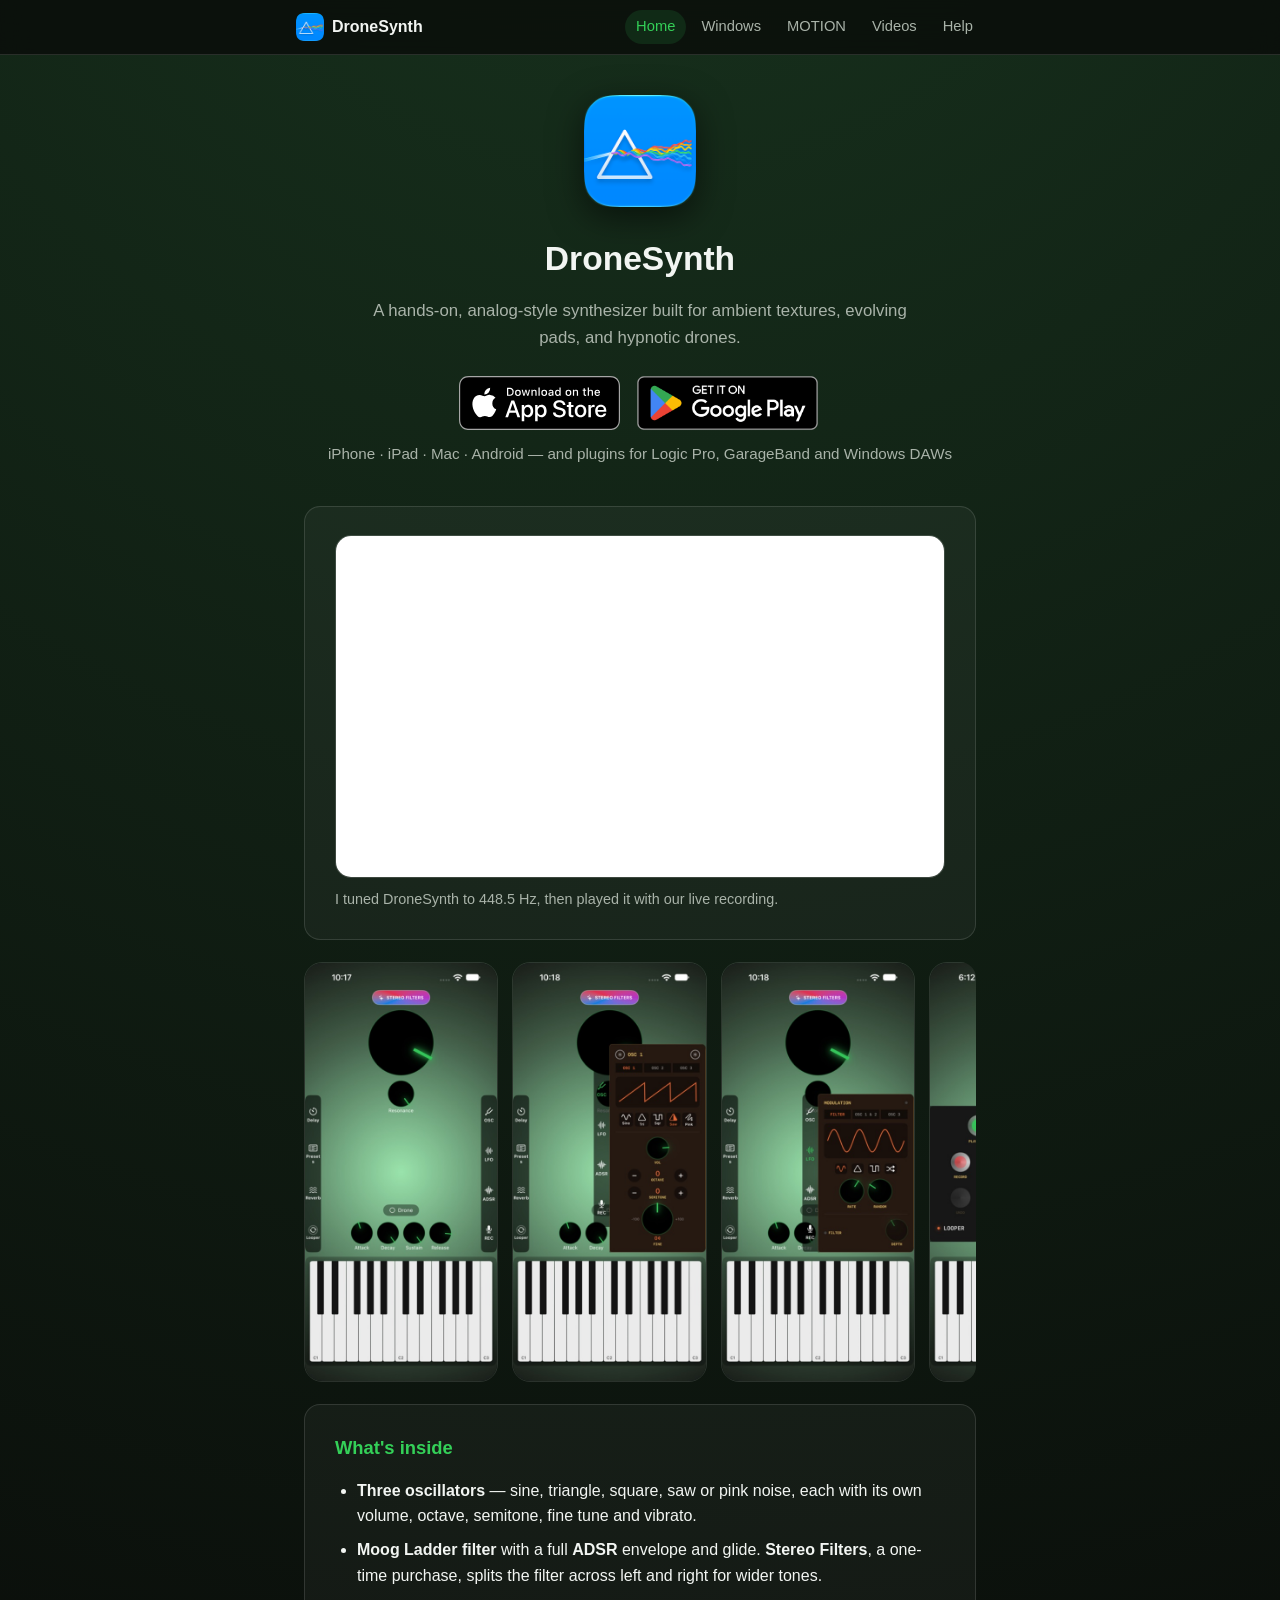
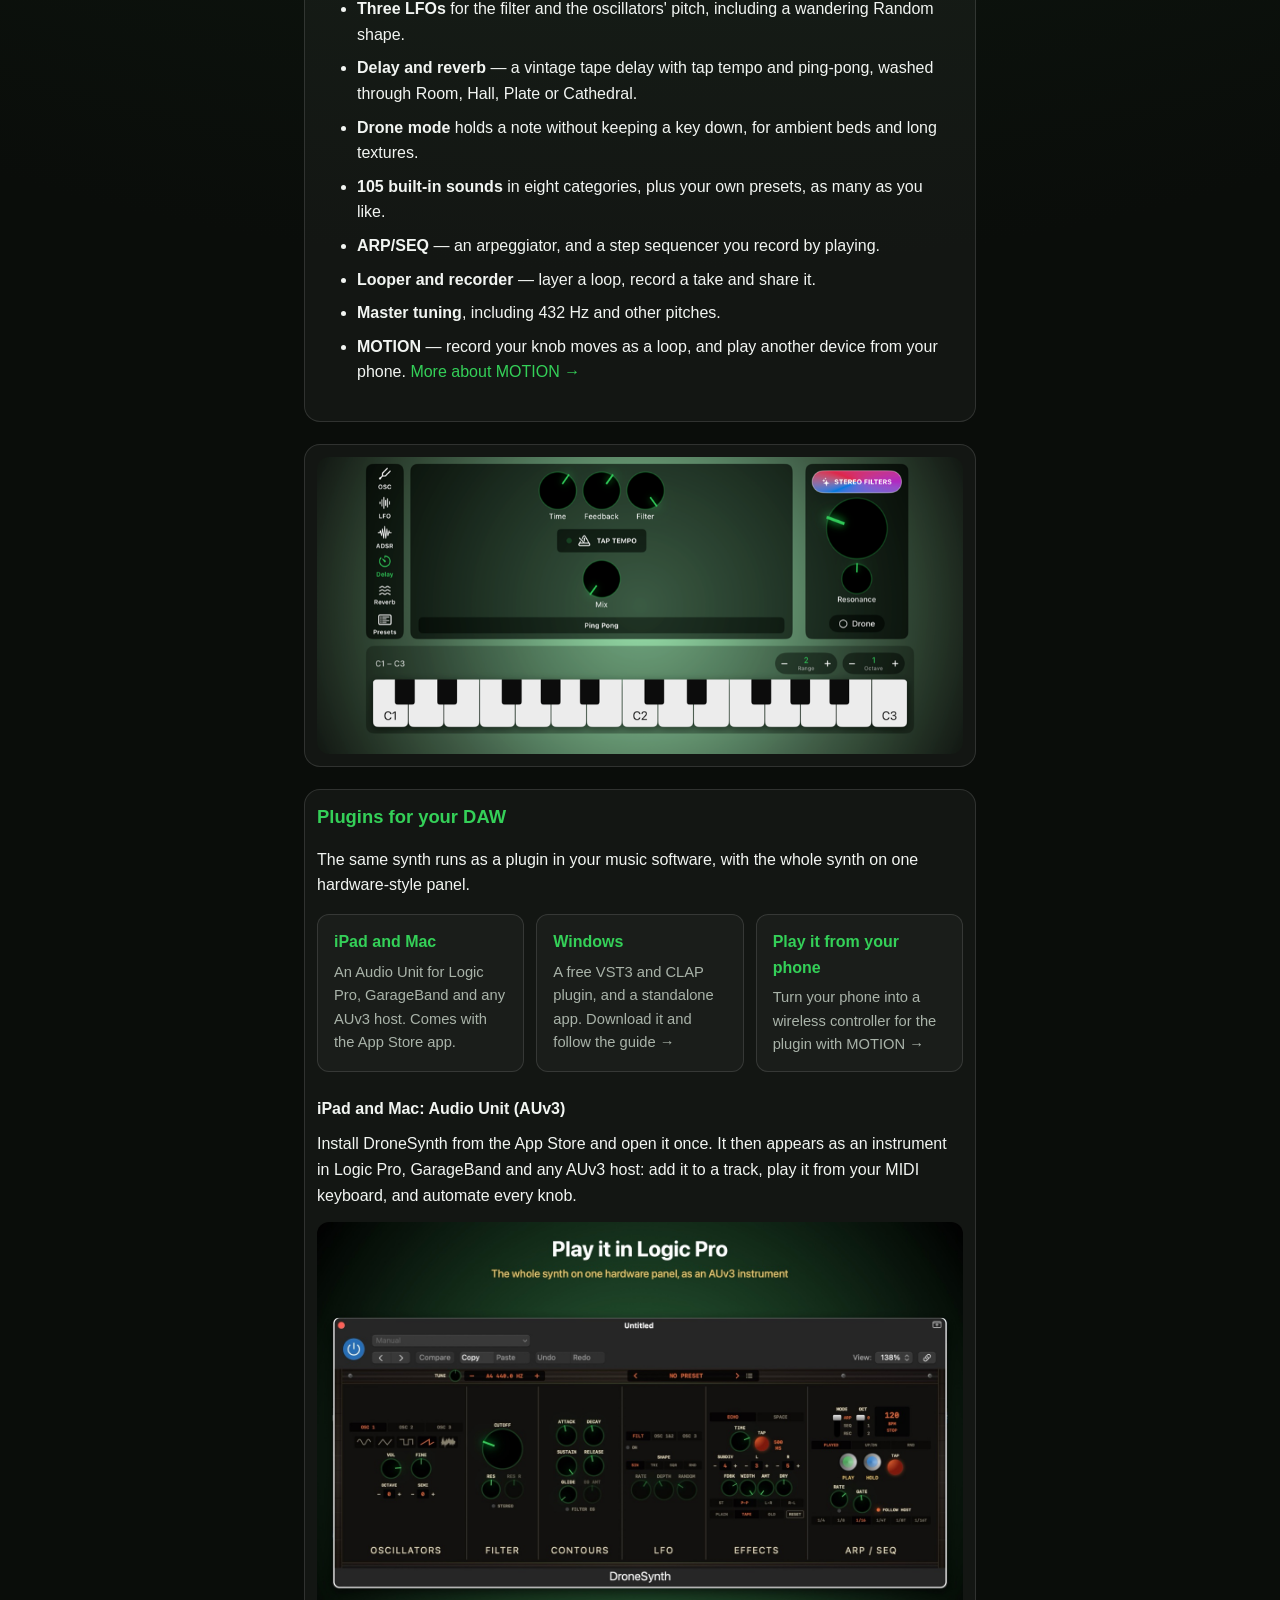
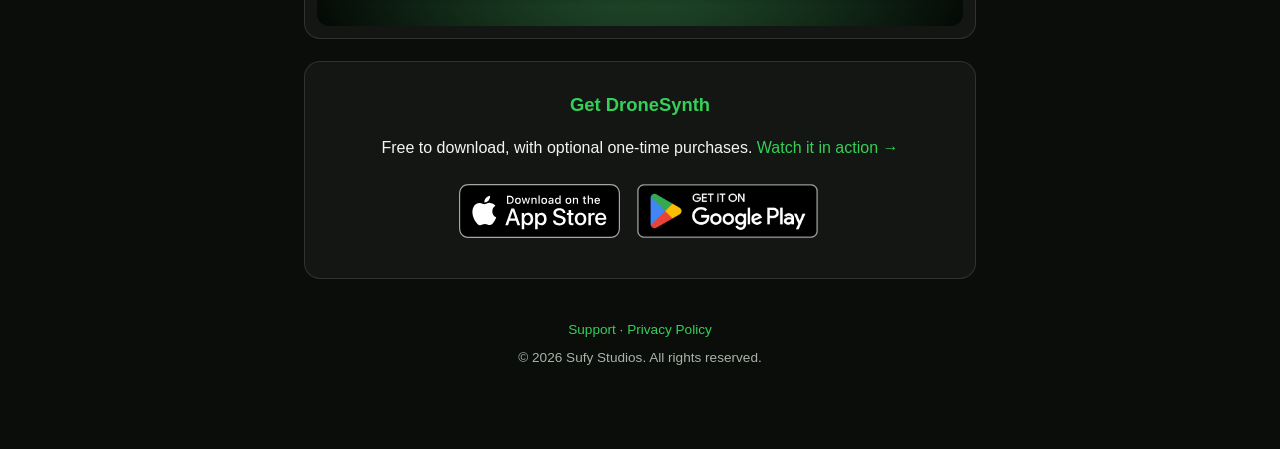
<file: index.html>
<!DOCTYPE html>
<html lang="en">
<head>
<meta charset="UTF-8">
<meta name="viewport" content="width=device-width, initial-scale=1.0">
<title>DroneSynth — Hands-On Drone Synthesizer for iPhone, iPad, Mac &amp; Android</title>
<meta name="description" content="DroneSynth is a hands-on, analog-style synthesizer for ambient textures, evolving pads and hypnotic drones — on iPhone, iPad, Mac and Android, as a plugin in Logic Pro and GarageBand, and as a free VST3/CLAP plugin for Windows.">
<link rel="canonical" href="https://sufystudios.github.io/DroneSynth-Website/">

<!-- How the page looks when it's shared: Facebook, Instagram, WhatsApp, Messages, X, Threads… -->
<meta property="og:type" content="website">
<meta property="og:site_name" content="DroneSynth">
<meta property="og:title" content="DroneSynth — Hands-On Drone Synthesizer for iPhone, iPad, Mac &amp; Android">
<meta property="og:description" content="DroneSynth is a hands-on, analog-style synthesizer for ambient textures, evolving pads and hypnotic drones — on iPhone, iPad, Mac and Android, as a plugin in Logic Pro and GarageBand, and as a free VST3/CLAP plugin for Windows.">
<meta property="og:url" content="https://sufystudios.github.io/DroneSynth-Website/">
<meta property="og:image" content="https://sufystudios.github.io/DroneSynth-Website/images/og-image.jpg">
<meta property="og:image:width" content="1200">
<meta property="og:image:height" content="630">
<meta property="og:image:alt" content="DroneSynth's icon beside three iPhone screens of the synth">
<meta name="twitter:card" content="summary_large_image">
<meta name="twitter:title" content="DroneSynth — Hands-On Drone Synthesizer for iPhone, iPad, Mac &amp; Android">
<meta name="twitter:description" content="DroneSynth is a hands-on, analog-style synthesizer for ambient textures, evolving pads and hypnotic drones — on iPhone, iPad, Mac and Android, as a plugin in Logic Pro and GarageBand, and as a free VST3/CLAP plugin for Windows.">
<meta name="twitter:image" content="https://sufystudios.github.io/DroneSynth-Website/images/og-image.jpg">
<meta name="apple-itunes-app" content="app-id=6804345659">
<meta name="theme-color" content="#0a0d0a">

<link rel="icon" type="image/png" sizes="32x32" href="images/favicon-32.png">
<link rel="apple-touch-icon" href="images/apple-touch-icon.png">
<link rel="stylesheet" href="style.css">
</head>
<body>
<nav class="site-nav" aria-label="DroneSynth">
    <div class="site-nav-inner">
        <a class="brand" href="index.html"><img src="images/icon-512.png" alt="" width="28" height="28">DroneSynth</a>
        <div class="site-links">
        <a href="index.html" aria-current="page">Home</a>
        <a href="windows.html">Windows</a>
        <a href="motion.html">MOTION</a>
        <a href="videos.html">Videos</a>
        <a href="help.html">Help</a>
        </div>
    </div>
</nav>
<main>
    <header class="hero">
        <img class="app-icon" src="images/icon-512.png" alt="DroneSynth app icon" width="112" height="112">
        <h1>DroneSynth</h1>
        <p class="tagline">A hands-on, analog-style synthesizer built for ambient textures, evolving pads, and hypnotic drones.</p>
        <div class="store-badges">
            <a href="https://apps.apple.com/app/dronesynth/id6804345659"><img class="badge-apple" src="images/badge-app-store.svg" alt="Download on the App Store"></a>
            <a href="https://play.google.com/store/apps/details?id=xyz.sufystudios.synthguide"><img class="badge-google" src="images/badge-google-play.png" alt="Get it on Google Play"></a>
        </div>
        <p class="platforms">iPhone · iPad · Mac · Android — and plugins for Logic Pro, GarageBand and Windows DAWs</p>
    </header>

    <section>
        <figure class="video-wide">
            <div class="video-frame">
                <iframe
                    src="https://www.youtube.com/embed/tegejGxTz2M"
                    title="I Tuned My Drone Synth to 448.5 Hz… Then Played It With Our Live Recording"
                    loading="lazy"
                    allow="accelerometer; autoplay; clipboard-write; encrypted-media; gyroscope; picture-in-picture; web-share"
                    referrerpolicy="strict-origin-when-cross-origin"
                    allowfullscreen></iframe>
            </div>
            <figcaption>I tuned DroneSynth to 448.5 Hz, then played it with our live recording.</figcaption>
        </figure>
    </section>

    <section class="gallery">
        <img src="images/phone-01-home.jpg" alt="DroneSynth's main synth panel with the filter, envelope and keyboard" loading="lazy">
        <img src="images/phone-02-oscillators.jpg" alt="DroneSynth's oscillator panel with waveform selection" loading="lazy">
        <img src="images/phone-03-lfo.jpg" alt="DroneSynth's LFO panel modulating the filter" loading="lazy">
        <img src="images/phone-04-looper.jpg" alt="DroneSynth's looper" loading="lazy">
        <img src="images/screenshot-motion.jpg" alt="DroneSynth's MOTION tab playing a recorded motion" loading="lazy">
    </section>

    <section id="features">
        <h2>What's inside</h2>
        <ul>
            <li><strong>Three oscillators</strong> — sine, triangle, square, saw or pink noise, each with its own volume, octave, semitone, fine tune and vibrato.</li>
            <li><strong>Moog Ladder filter</strong> with a full <strong>ADSR</strong> envelope and glide. <strong>Stereo Filters</strong>, a one-time purchase, splits the filter across left and right for wider tones.</li>
            <li><strong>Three LFOs</strong> for the filter and the oscillators' pitch, including a wandering Random shape.</li>
            <li><strong>Delay and reverb</strong> — a vintage tape delay with tap tempo and ping-pong, washed through Room, Hall, Plate or Cathedral.</li>
            <li><strong>Drone mode</strong> holds a note without keeping a key down, for ambient beds and long textures.</li>
            <li><strong>105 built-in sounds</strong> in eight categories, plus your own presets, as many as you like.</li>
            <li><strong>ARP/SEQ</strong> — an arpeggiator, and a step sequencer you record by playing.</li>
            <li><strong>Looper and recorder</strong> — layer a loop, record a take and share it.</li>
            <li><strong>Master tuning</strong>, including 432 Hz and other pitches.</li>
            <li><strong>MOTION</strong> — record your knob moves as a loop, and play another device from your phone. <a href="motion.html">More about MOTION →</a></li>
        </ul>
    </section>

    <section>
        <img class="wide-screenshot" src="images/screenshot-landscape.png" alt="DroneSynth's landscape layout with delay and stereo filter panels" loading="lazy">
    </section>

    <section id="plugins">
        <h2>Plugins for your DAW</h2>
        <p>The same synth runs as a plugin in your music software, with the whole synth on one hardware-style panel.</p>
        <div class="cards">
            <a class="card" href="#plugins-apple">
                <h3>iPad and Mac</h3>
                <p>An Audio Unit for Logic Pro, GarageBand and any AUv3 host. Comes with the App Store app.</p>
            </a>
            <a class="card" href="windows.html">
                <h3>Windows</h3>
                <p>A free VST3 and CLAP plugin, and a standalone app. Download it and follow the guide →</p>
            </a>
            <a class="card" href="motion.html">
                <h3>Play it from your phone</h3>
                <p>Turn your phone into a wireless controller for the plugin with MOTION →</p>
            </a>
        </div>
        <h3 id="plugins-apple">iPad and Mac: Audio Unit (AUv3)</h3>
        <p>Install DroneSynth from the App Store and open it once. It then appears as an instrument in Logic Pro, GarageBand and any AUv3 host: add it to a track, play it from your MIDI keyboard, and automate every knob.</p>
        <img class="wide-screenshot" src="images/logic-plugin.jpg" alt="The DroneSynth plugin open in Logic Pro on a Mac" loading="lazy">
    </section>

    <section class="get-it">
        <h2>Get DroneSynth</h2>
        <p>Free to download, with optional one-time purchases. <a href="videos.html">Watch it in action →</a></p>
        <div class="store-badges">
            <a href="https://apps.apple.com/app/dronesynth/id6804345659"><img class="badge-apple" src="images/badge-app-store.svg" alt="Download on the App Store"></a>
            <a href="https://play.google.com/store/apps/details?id=xyz.sufystudios.synthguide"><img class="badge-google" src="images/badge-google-play.png" alt="Get it on Google Play"></a>
        </div>
    </section>

    <!-- Links to sections that moved to their own pages still land in the right place. -->
    <script>
        (function () {
            var moved = { '#windows': 'windows.html', '#motion': 'motion.html', '#faq': 'help.html', '#support': 'help.html#support' };
            if (moved[location.hash]) location.replace(moved[location.hash]);
        })();
    </script>

    <footer>
        <p><a href="help.html#support">Support</a> · <a href="privacy-policy.html">Privacy Policy</a></p>
        &copy; 2026 Sufy Studios. All rights reserved.
    </footer>
</main>
</body>
</html>
</file>
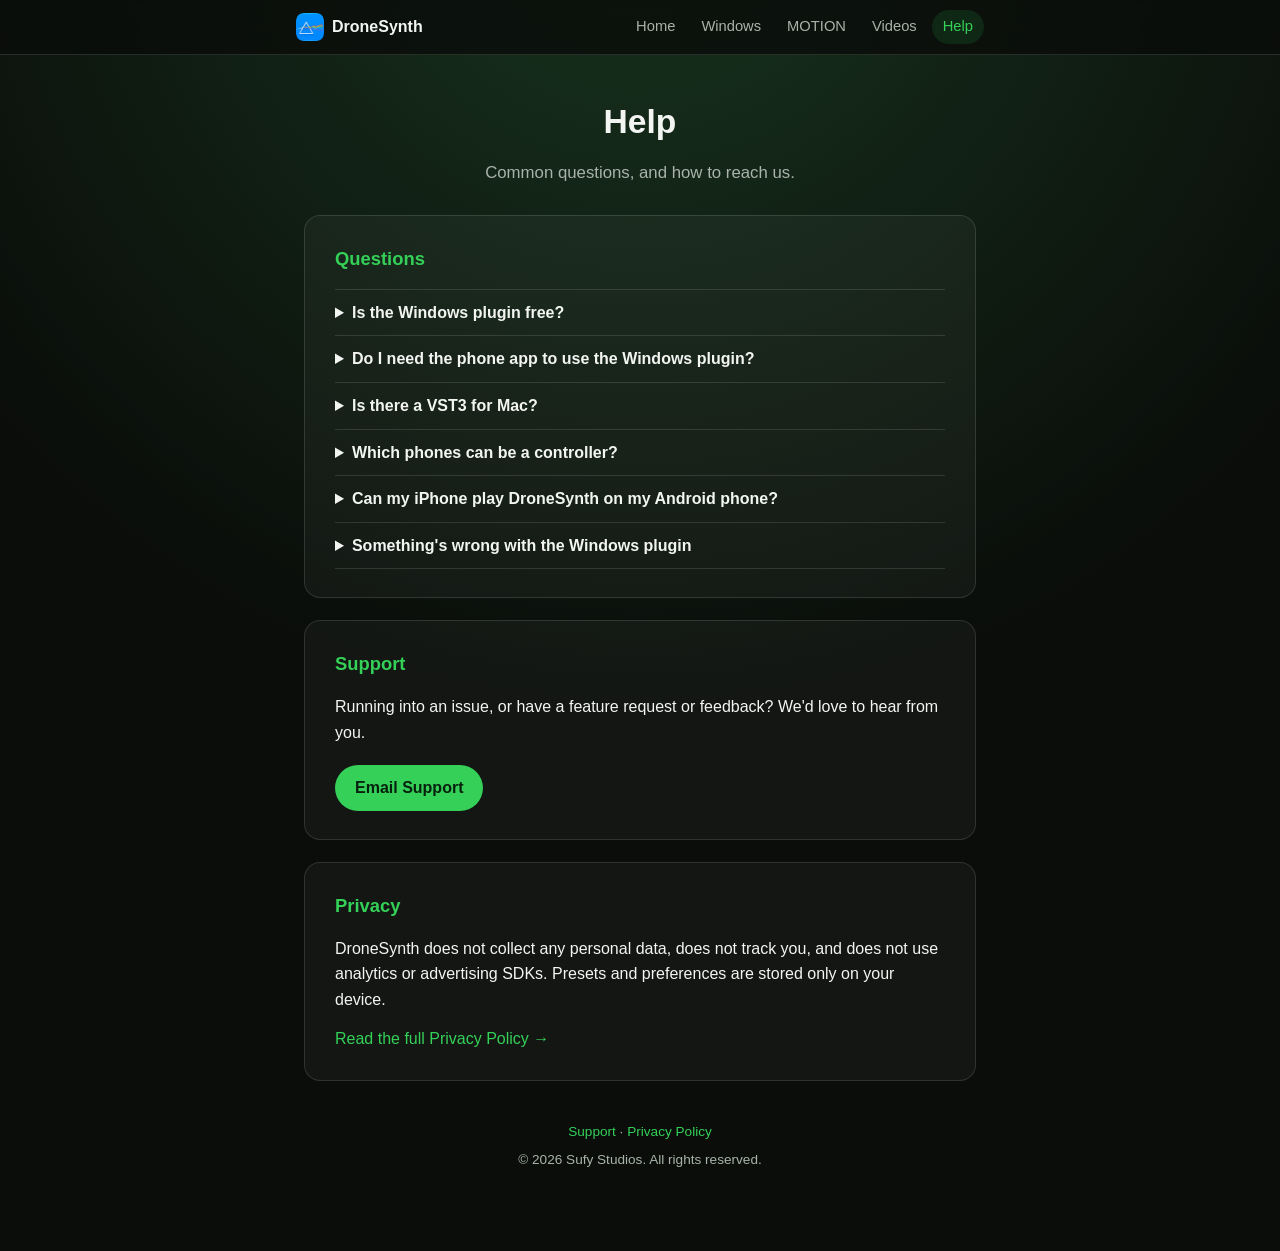
<file: help.html>
<!DOCTYPE html>
<html lang="en">
<head>
<meta charset="UTF-8">
<meta name="viewport" content="width=device-width, initial-scale=1.0">
<title>DroneSynth — Help and Support</title>
<meta name="description" content="Answers to common questions about DroneSynth, and how to get in touch.">
<link rel="canonical" href="https://sufystudios.github.io/DroneSynth-Website/help.html">

<!-- How the page looks when it's shared: Facebook, Instagram, WhatsApp, Messages, X, Threads… -->
<meta property="og:type" content="website">
<meta property="og:site_name" content="DroneSynth">
<meta property="og:title" content="DroneSynth — Help and Support">
<meta property="og:description" content="Answers to common questions about DroneSynth, and how to get in touch.">
<meta property="og:url" content="https://sufystudios.github.io/DroneSynth-Website/help.html">
<meta property="og:image" content="https://sufystudios.github.io/DroneSynth-Website/images/og-image.jpg">
<meta property="og:image:width" content="1200">
<meta property="og:image:height" content="630">
<meta property="og:image:alt" content="DroneSynth's icon beside three iPhone screens of the synth">
<meta name="twitter:card" content="summary_large_image">
<meta name="twitter:title" content="DroneSynth — Help and Support">
<meta name="twitter:description" content="Answers to common questions about DroneSynth, and how to get in touch.">
<meta name="twitter:image" content="https://sufystudios.github.io/DroneSynth-Website/images/og-image.jpg">
<meta name="apple-itunes-app" content="app-id=6804345659">
<meta name="theme-color" content="#0a0d0a">

<link rel="icon" type="image/png" sizes="32x32" href="images/favicon-32.png">
<link rel="apple-touch-icon" href="images/apple-touch-icon.png">
<link rel="stylesheet" href="style.css">
</head>
<body>
<nav class="site-nav" aria-label="DroneSynth">
    <div class="site-nav-inner">
        <a class="brand" href="index.html"><img src="images/icon-512.png" alt="" width="28" height="28">DroneSynth</a>
        <div class="site-links">
        <a href="index.html">Home</a>
        <a href="windows.html">Windows</a>
        <a href="motion.html">MOTION</a>
        <a href="videos.html">Videos</a>
        <a href="help.html" aria-current="page">Help</a>
        </div>
    </div>
</nav>
<main>
    <header class="page-header">
        <h1>Help</h1>
        <p class="tagline">Common questions, and how to reach us.</p>
    </header>

    <section id="faq">
        <h2>Questions</h2>
        <details>
            <summary>Is the Windows plugin free?</summary>
            <p>Yes. MOTION and Stereo Filters are optional purchases in the phone and iPad apps; the plugin follows them for free.</p>
        </details>
        <details>
            <summary>Do I need the phone app to use the Windows plugin?</summary>
            <p>No. It's a complete synth on its own: play it from your MIDI keyboard or its own keyboard. The app adds wireless control and the stereo filters.</p>
        </details>
        <details>
            <summary>Is there a VST3 for Mac?</summary>
            <p>On a Mac, use the Audio Unit that comes with the App Store app, in Logic Pro, GarageBand or any AU host. A Mac VST3 and CLAP for other DAWs are on the way.</p>
        </details>
        <details>
            <summary>Which phones can be a controller?</summary>
            <p>iPhone, iPad, Mac and Android phones with DroneSynth, with MOTION unlocked. A device that follows a controller (the plugin, or DroneSynth on an Android phone) needs nothing extra.</p>
        </details>
        <details>
            <summary>Can my iPhone play DroneSynth on my Android phone?</summary>
            <p>Yes, over Wi-Fi or a USB cable: see <a href="motion.html#android">Play an Android phone</a>. It's free on the Android phone.</p>
        </details>
        <details>
            <summary>Something's wrong with the Windows plugin</summary>
            <p>See <a href="windows.html#troubleshooting">Troubleshooting</a> in the Windows guide.</p>
        </details>
    </section>

    <section id="support">
        <h2>Support</h2>
        <p>Running into an issue, or have a feature request or feedback? We'd love to hear from you.</p>
        <a class="button" href="mailto:DroneSynthSupport@icloud.com">Email Support</a>
    </section>

    <section id="privacy">
        <h2>Privacy</h2>
        <p>DroneSynth does not collect any personal data, does not track you, and does not use analytics or advertising SDKs. Presets and preferences are stored only on your device.</p>
        <a href="privacy-policy.html">Read the full Privacy Policy →</a>
    </section>

    <footer>
        <p><a href="help.html#support">Support</a> · <a href="privacy-policy.html">Privacy Policy</a></p>
        &copy; 2026 Sufy Studios. All rights reserved.
    </footer>
</main>
</body>
</html>
</file>
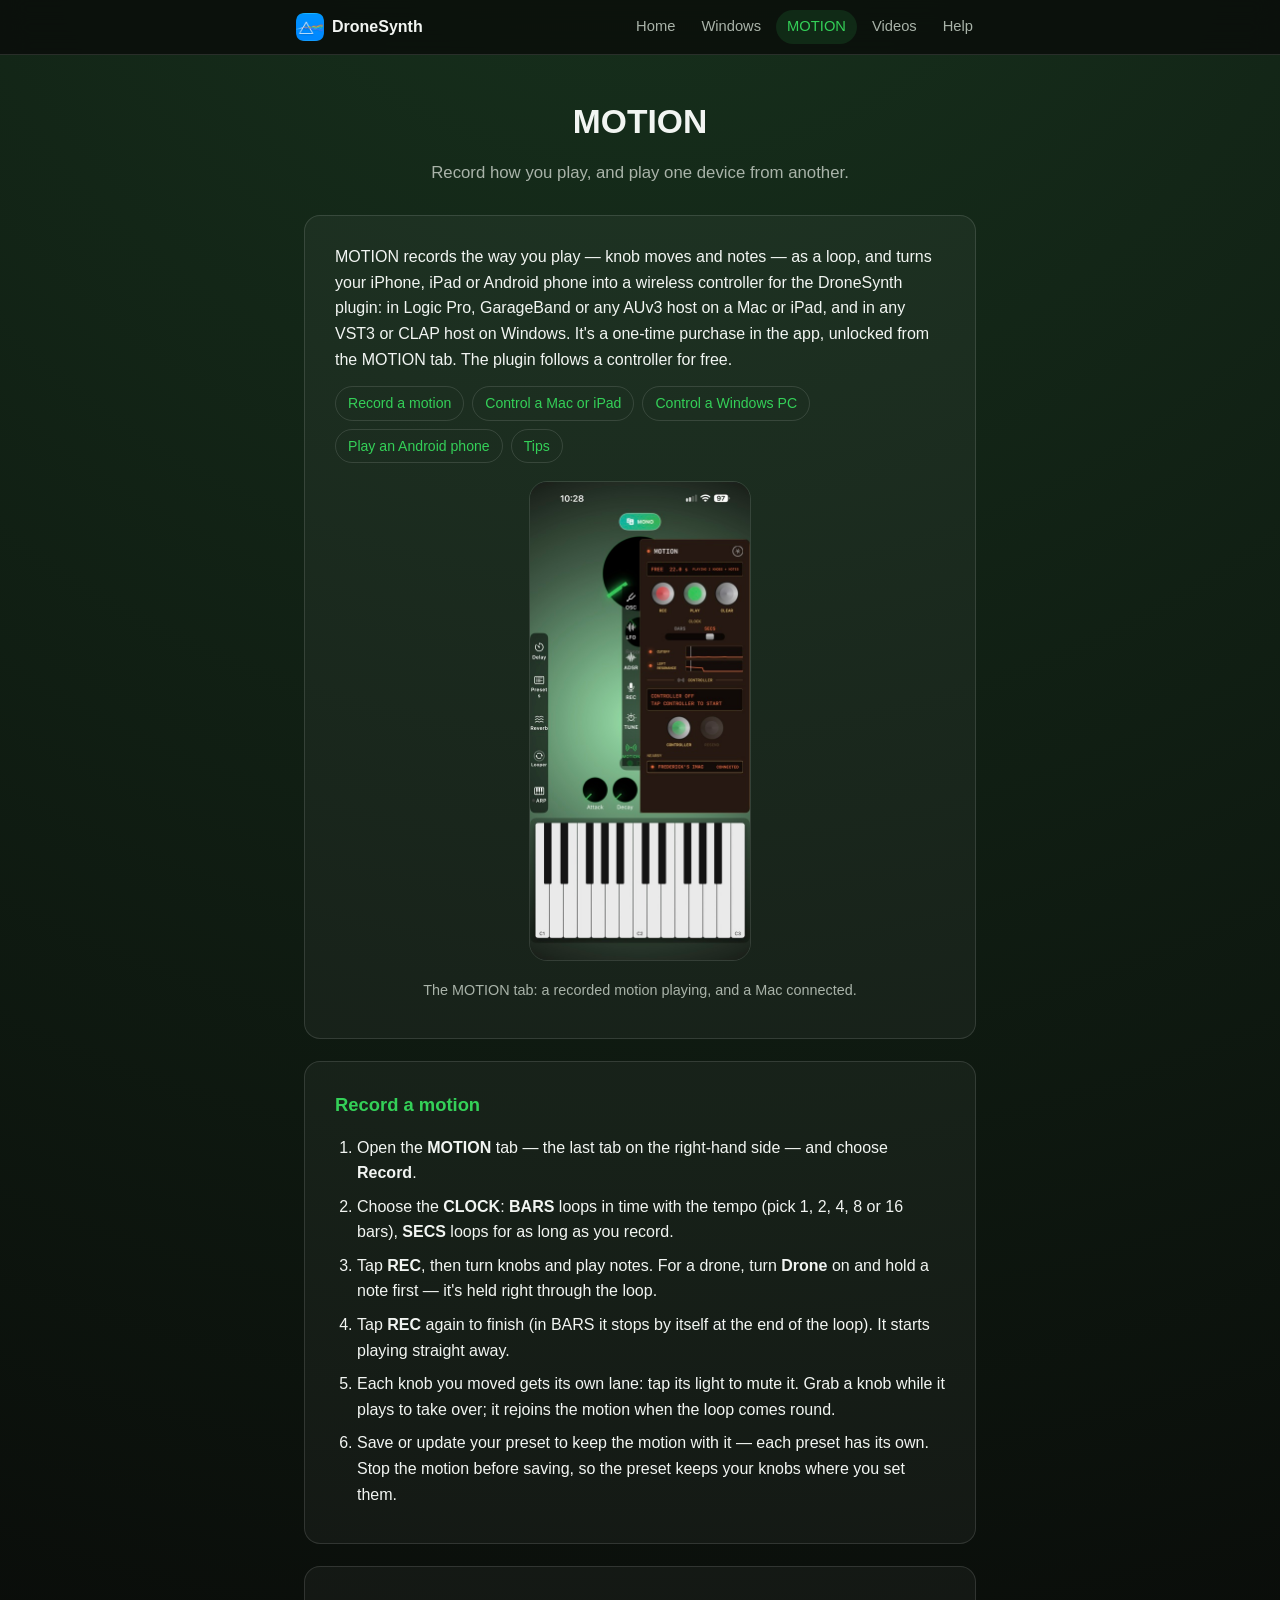
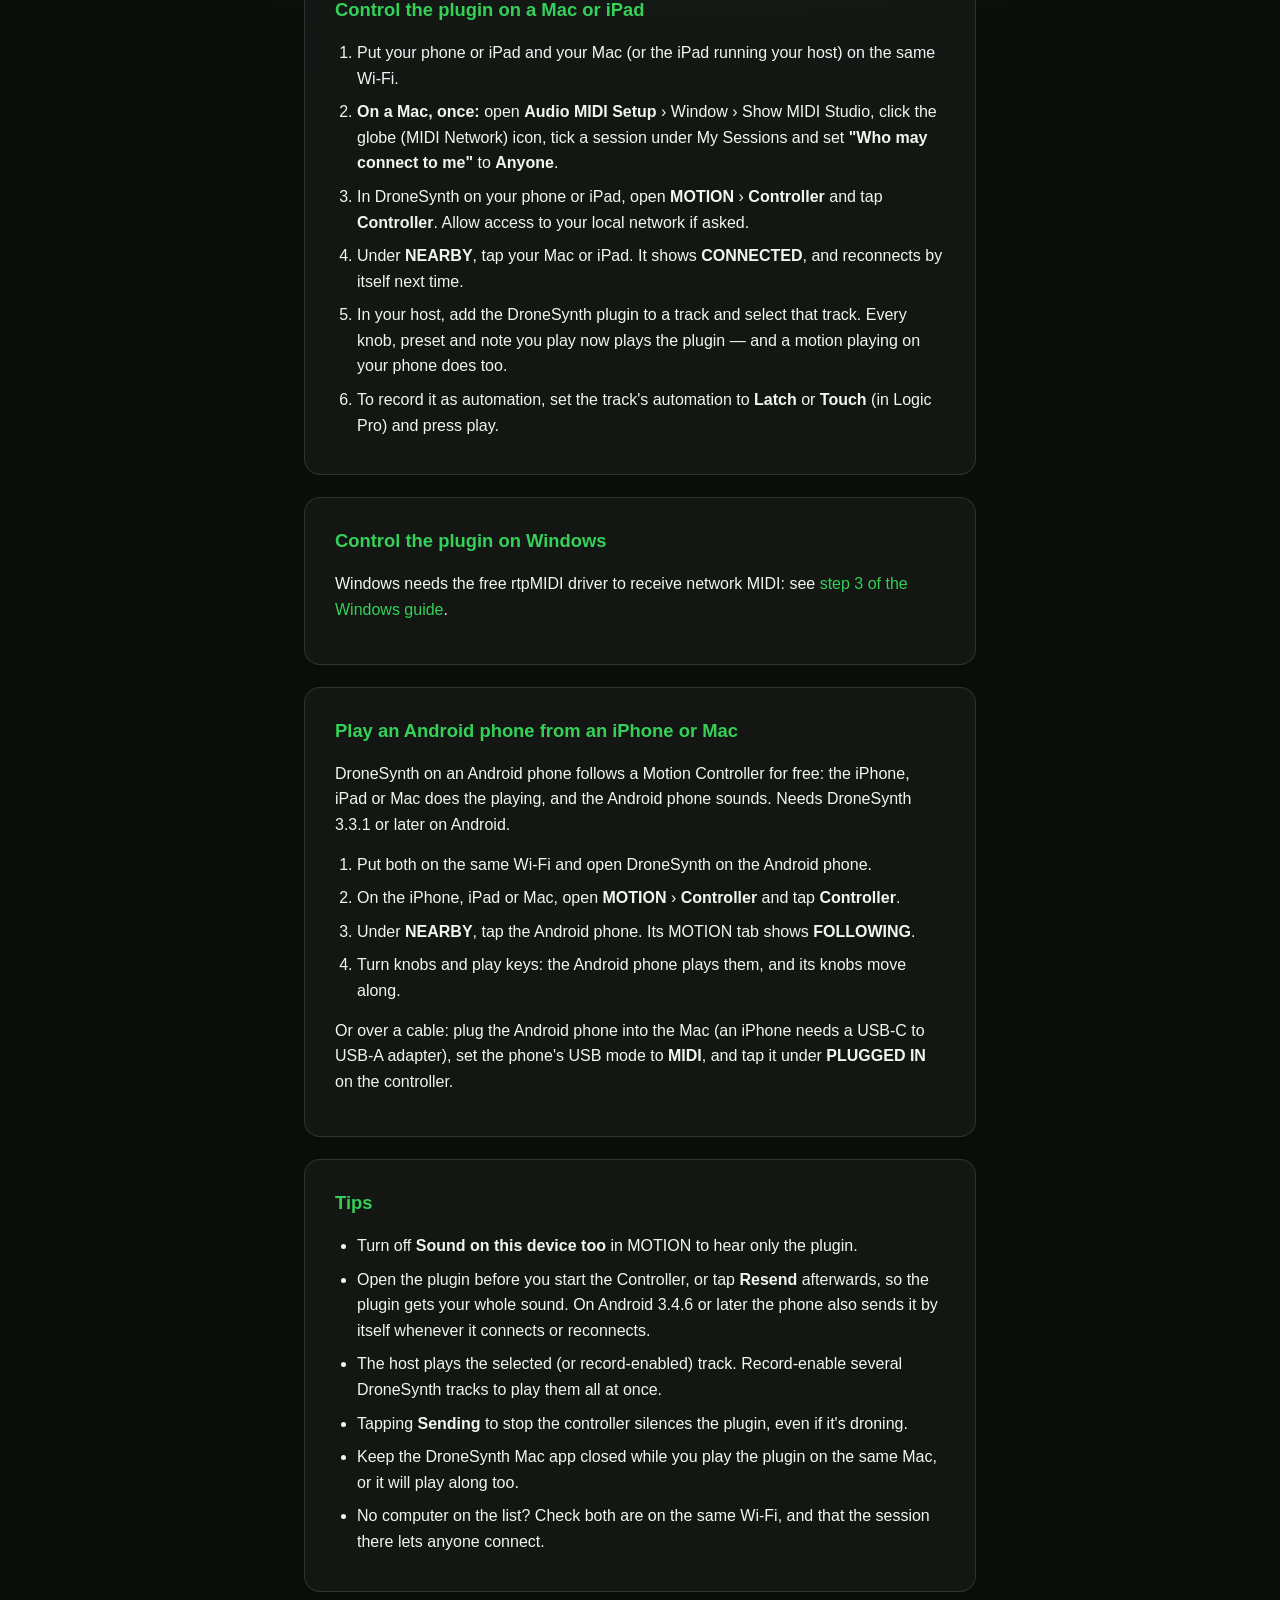
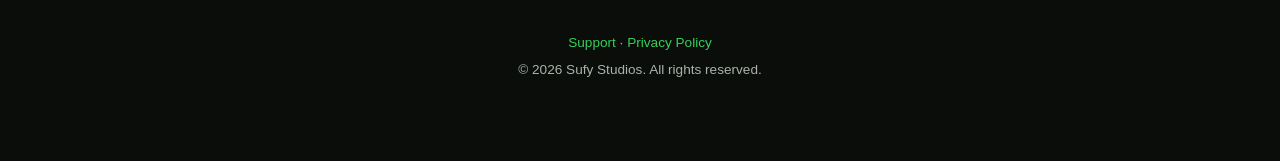
<file: motion.html>
<!DOCTYPE html>
<html lang="en">
<head>
<meta charset="UTF-8">
<meta name="viewport" content="width=device-width, initial-scale=1.0">
<title>DroneSynth MOTION — record knob moves and play wirelessly</title>
<meta name="description" content="Record your knob moves and notes as a loop, play the DroneSynth plugin on a Mac, iPad or PC from your phone, and play an Android phone from an iPhone.">
<link rel="canonical" href="https://sufystudios.github.io/DroneSynth-Website/motion.html">

<!-- How the page looks when it's shared: Facebook, Instagram, WhatsApp, Messages, X, Threads… -->
<meta property="og:type" content="website">
<meta property="og:site_name" content="DroneSynth">
<meta property="og:title" content="DroneSynth MOTION — record knob moves and play wirelessly">
<meta property="og:description" content="Record your knob moves and notes as a loop, play the DroneSynth plugin on a Mac, iPad or PC from your phone, and play an Android phone from an iPhone.">
<meta property="og:url" content="https://sufystudios.github.io/DroneSynth-Website/motion.html">
<meta property="og:image" content="https://sufystudios.github.io/DroneSynth-Website/images/og-image.jpg">
<meta property="og:image:width" content="1200">
<meta property="og:image:height" content="630">
<meta property="og:image:alt" content="DroneSynth's icon beside three iPhone screens of the synth">
<meta name="twitter:card" content="summary_large_image">
<meta name="twitter:title" content="DroneSynth MOTION — record knob moves and play wirelessly">
<meta name="twitter:description" content="Record your knob moves and notes as a loop, play the DroneSynth plugin on a Mac, iPad or PC from your phone, and play an Android phone from an iPhone.">
<meta name="twitter:image" content="https://sufystudios.github.io/DroneSynth-Website/images/og-image.jpg">
<meta name="apple-itunes-app" content="app-id=6804345659">
<meta name="theme-color" content="#0a0d0a">

<link rel="icon" type="image/png" sizes="32x32" href="images/favicon-32.png">
<link rel="apple-touch-icon" href="images/apple-touch-icon.png">
<link rel="stylesheet" href="style.css">
</head>
<body>
<nav class="site-nav" aria-label="DroneSynth">
    <div class="site-nav-inner">
        <a class="brand" href="index.html"><img src="images/icon-512.png" alt="" width="28" height="28">DroneSynth</a>
        <div class="site-links">
        <a href="index.html">Home</a>
        <a href="windows.html">Windows</a>
        <a href="motion.html" aria-current="page">MOTION</a>
        <a href="videos.html">Videos</a>
        <a href="help.html">Help</a>
        </div>
    </div>
</nav>
<main>
    <header class="page-header">
        <h1>MOTION</h1>
        <p class="tagline">Record how you play, and play one device from another.</p>
    </header>

    <section>

        <p>MOTION records the way you play — knob moves and notes — as a loop, and turns your iPhone, iPad or Android phone into a wireless controller for the DroneSynth plugin: in Logic Pro, GarageBand or any AUv3 host on a Mac or iPad, and in any VST3 or CLAP host on Windows. It's a one-time purchase in the app, unlocked from the MOTION tab. The plugin follows a controller for free.</p>

        <nav class="toc" aria-label="On this page">
            <a href="#record">Record a motion</a>
            <a href="#mac">Control a Mac or iPad</a>
            <a href="#windows">Control a Windows PC</a>
            <a href="#android">Play an Android phone</a>
            <a href="#tips">Tips</a>
        </nav>

        <figure class="feature-shot">
            <img src="images/screenshot-motion.jpg" alt="DroneSynth's MOTION tab playing a recorded motion, with its cutoff and resonance lanes and a Mac connected as a controller" loading="lazy">
            <figcaption>The MOTION tab: a recorded motion playing, and a Mac connected.</figcaption>
        </figure>
    </section>

    <section id="record">
        <h2>Record a motion</h2>
        <ol>
            <li>Open the <strong>MOTION</strong> tab — the last tab on the right-hand side — and choose <strong>Record</strong>.</li>
            <li>Choose the <strong>CLOCK</strong>: <strong>BARS</strong> loops in time with the tempo (pick 1, 2, 4, 8 or 16 bars), <strong>SECS</strong> loops for as long as you record.</li>
            <li>Tap <strong>REC</strong>, then turn knobs and play notes. For a drone, turn <strong>Drone</strong> on and hold a note first — it's held right through the loop.</li>
            <li>Tap <strong>REC</strong> again to finish (in BARS it stops by itself at the end of the loop). It starts playing straight away.</li>
            <li>Each knob you moved gets its own lane: tap its light to mute it. Grab a knob while it plays to take over; it rejoins the motion when the loop comes round.</li>
            <li>Save or update your preset to keep the motion with it — each preset has its own. Stop the motion before saving, so the preset keeps your knobs where you set them.</li>
        </ol>
    </section>

    <section id="mac">
        <h2>Control the plugin on a Mac or iPad</h2>
        <ol>
            <li>Put your phone or iPad and your Mac (or the iPad running your host) on the same Wi-Fi.</li>
            <li><strong>On a Mac, once:</strong> open <strong>Audio MIDI Setup</strong> › Window › Show MIDI Studio, click the globe (MIDI Network) icon, tick a session under My Sessions and set <strong>"Who may connect to me"</strong> to <strong>Anyone</strong>.</li>
            <li>In DroneSynth on your phone or iPad, open <strong>MOTION</strong> › <strong>Controller</strong> and tap <strong>Controller</strong>. Allow access to your local network if asked.</li>
            <li>Under <strong>NEARBY</strong>, tap your Mac or iPad. It shows <strong>CONNECTED</strong>, and reconnects by itself next time.</li>
            <li>In your host, add the DroneSynth plugin to a track and select that track. Every knob, preset and note you play now plays the plugin — and a motion playing on your phone does too.</li>
            <li>To record it as automation, set the track's automation to <strong>Latch</strong> or <strong>Touch</strong> (in Logic Pro) and press play.</li>
        </ol>
    </section>

    <section id="windows">
        <h2>Control the plugin on Windows</h2>
        <p>Windows needs the free rtpMIDI driver to receive network MIDI: see <a href="windows.html#guide">step 3 of the Windows guide</a>.</p>
    </section>

    <section id="android">
        <h2>Play an Android phone from an iPhone or Mac</h2>
        <p>DroneSynth on an Android phone follows a Motion Controller for free: the iPhone, iPad or Mac does the playing, and the Android phone sounds. Needs DroneSynth 3.3.1 or later on Android.</p>
        <ol>
            <li>Put both on the same Wi-Fi and open DroneSynth on the Android phone.</li>
            <li>On the iPhone, iPad or Mac, open <strong>MOTION</strong> › <strong>Controller</strong> and tap <strong>Controller</strong>.</li>
            <li>Under <strong>NEARBY</strong>, tap the Android phone. Its MOTION tab shows <strong>FOLLOWING</strong>.</li>
            <li>Turn knobs and play keys: the Android phone plays them, and its knobs move along.</li>
        </ol>
        <p>Or over a cable: plug the Android phone into the Mac (an iPhone needs a USB-C to USB-A adapter), set the phone's USB mode to <strong>MIDI</strong>, and tap it under <strong>PLUGGED IN</strong> on the controller.</p>
    </section>

    <section id="tips">
        <h2>Tips</h2>
        <ul>
            <li>Turn off <strong>Sound on this device too</strong> in MOTION to hear only the plugin.</li>
            <li>Open the plugin before you start the Controller, or tap <strong>Resend</strong> afterwards, so the plugin gets your whole sound. On Android 3.4.6 or later the phone also sends it by itself whenever it connects or reconnects.</li>
            <li>The host plays the selected (or record-enabled) track. Record-enable several DroneSynth tracks to play them all at once.</li>
            <li>Tapping <strong>Sending</strong> to stop the controller silences the plugin, even if it's droning.</li>
            <li>Keep the DroneSynth Mac app closed while you play the plugin on the same Mac, or it will play along too.</li>
            <li>No computer on the list? Check both are on the same Wi-Fi, and that the session there lets anyone connect.</li>
        </ul>
    </section>

    <footer>
        <p><a href="help.html#support">Support</a> · <a href="privacy-policy.html">Privacy Policy</a></p>
        &copy; 2026 Sufy Studios. All rights reserved.
    </footer>
</main>
</body>
</html>
</file>
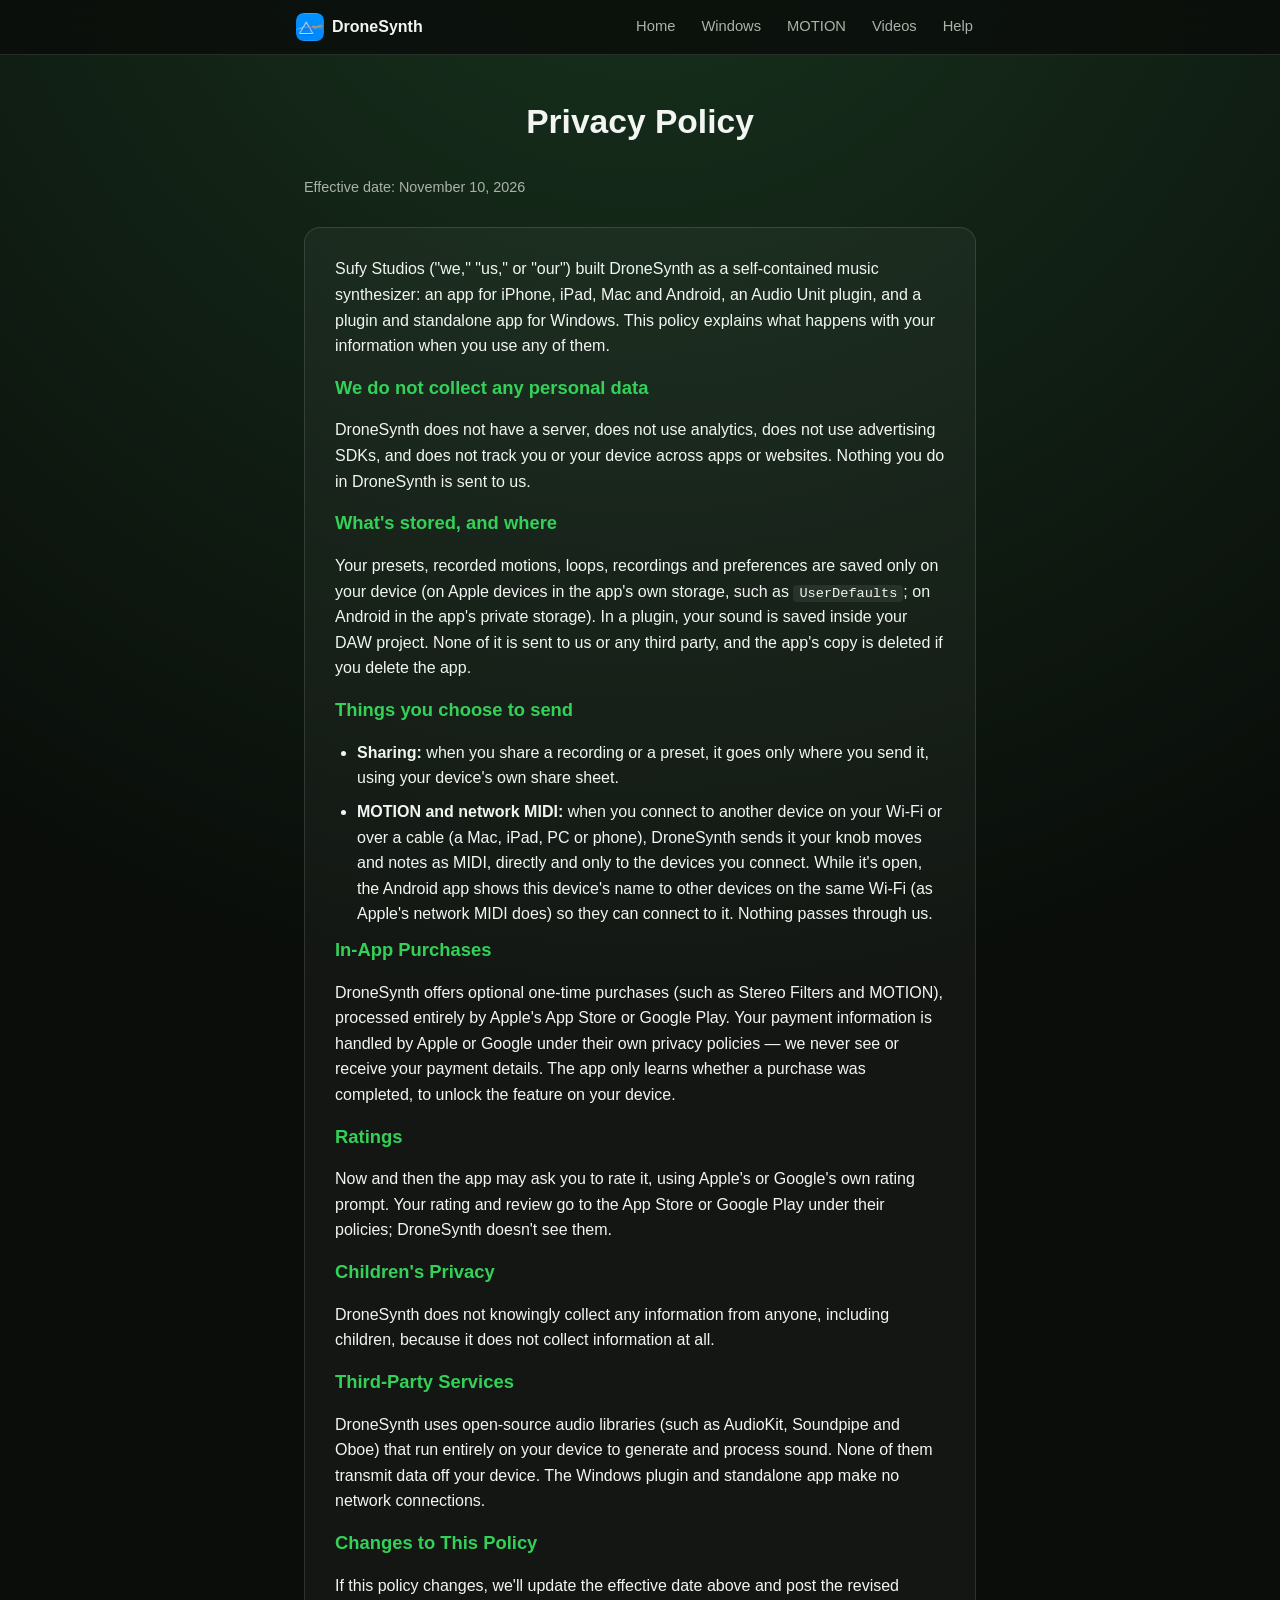
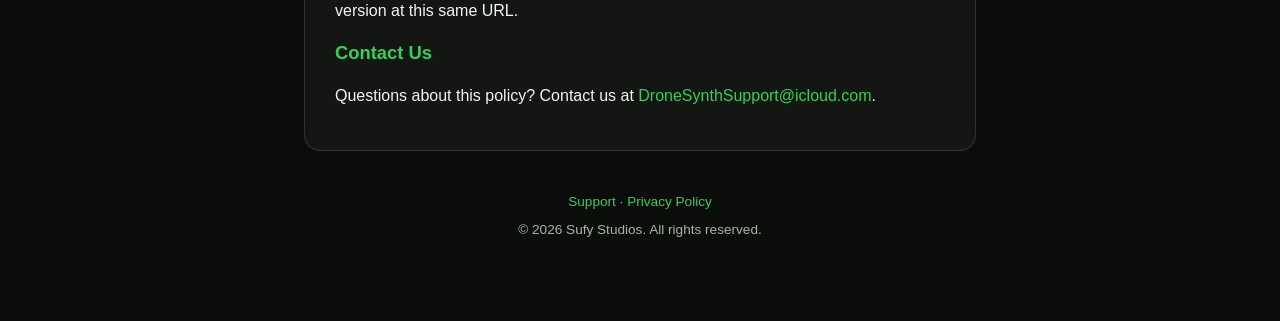
<file: privacy-policy.html>
<!DOCTYPE html>
<html lang="en">
<head>
<meta charset="UTF-8">
<meta name="viewport" content="width=device-width, initial-scale=1.0">
<title>DroneSynth — Privacy Policy</title>
<meta name="description" content="Privacy Policy for DroneSynth on iPhone, iPad, Mac, Android and Windows.">
<link rel="icon" type="image/png" sizes="32x32" href="images/favicon-32.png">
<link rel="apple-touch-icon" href="images/apple-touch-icon.png">
<link rel="stylesheet" href="style.css">
</head>
<body>
<nav class="site-nav" aria-label="DroneSynth">
    <div class="site-nav-inner">
        <a class="brand" href="index.html"><img src="images/icon-512.png" alt="" width="28" height="28">DroneSynth</a>
        <div class="site-links">
        <a href="index.html">Home</a>
        <a href="windows.html">Windows</a>
        <a href="motion.html">MOTION</a>
        <a href="videos.html">Videos</a>
        <a href="help.html">Help</a>
        </div>
    </div>
</nav>
<main>
    <header class="page-header">
        <h1>Privacy Policy</h1>
    </header>

    <p class="updated">Effective date: November 10, 2026</p>

    <section>
        <p>Sufy Studios ("we," "us," or "our") built DroneSynth as a self-contained music synthesizer: an app for iPhone, iPad, Mac and Android, an Audio Unit plugin, and a plugin and standalone app for Windows. This policy explains what happens with your information when you use any of them.</p>

        <h2>We do not collect any personal data</h2>
        <p>DroneSynth does not have a server, does not use analytics, does not use advertising SDKs, and does not track you or your device across apps or websites. Nothing you do in DroneSynth is sent to us.</p>

        <h2>What's stored, and where</h2>
        <p>Your presets, recorded motions, loops, recordings and preferences are saved only on your device (on Apple devices in the app's own storage, such as <code>UserDefaults</code>; on Android in the app's private storage). In a plugin, your sound is saved inside your DAW project. None of it is sent to us or any third party, and the app's copy is deleted if you delete the app.</p>

        <h2>Things you choose to send</h2>
        <ul>
            <li><strong>Sharing:</strong> when you share a recording or a preset, it goes only where you send it, using your device's own share sheet.</li>
            <li><strong>MOTION and network MIDI:</strong> when you connect to another device on your Wi-Fi or over a cable (a Mac, iPad, PC or phone), DroneSynth sends it your knob moves and notes as MIDI, directly and only to the devices you connect. While it's open, the Android app shows this device's name to other devices on the same Wi-Fi (as Apple's network MIDI does) so they can connect to it. Nothing passes through us.</li>
        </ul>

        <h2>In-App Purchases</h2>
        <p>DroneSynth offers optional one-time purchases (such as Stereo Filters and MOTION), processed entirely by Apple's App Store or Google Play. Your payment information is handled by Apple or Google under their own privacy policies — we never see or receive your payment details. The app only learns whether a purchase was completed, to unlock the feature on your device.</p>

        <h2>Ratings</h2>
        <p>Now and then the app may ask you to rate it, using Apple's or Google's own rating prompt. Your rating and review go to the App Store or Google Play under their policies; DroneSynth doesn't see them.</p>

        <h2>Children's Privacy</h2>
        <p>DroneSynth does not knowingly collect any information from anyone, including children, because it does not collect information at all.</p>

        <h2>Third-Party Services</h2>
        <p>DroneSynth uses open-source audio libraries (such as AudioKit, Soundpipe and Oboe) that run entirely on your device to generate and process sound. None of them transmit data off your device. The Windows plugin and standalone app make no network connections.</p>

        <h2>Changes to This Policy</h2>
        <p>If this policy changes, we'll update the effective date above and post the revised version at this same URL.</p>

        <h2>Contact Us</h2>
        <p>Questions about this policy? Contact us at <a href="mailto:DroneSynthSupport@icloud.com">DroneSynthSupport@icloud.com</a>.</p>
    </section>
    <footer>
        <p><a href="help.html#support">Support</a> · <a href="privacy-policy.html">Privacy Policy</a></p>
        &copy; 2026 Sufy Studios. All rights reserved.
    </footer>
</main>
</body>
</html>
</file>
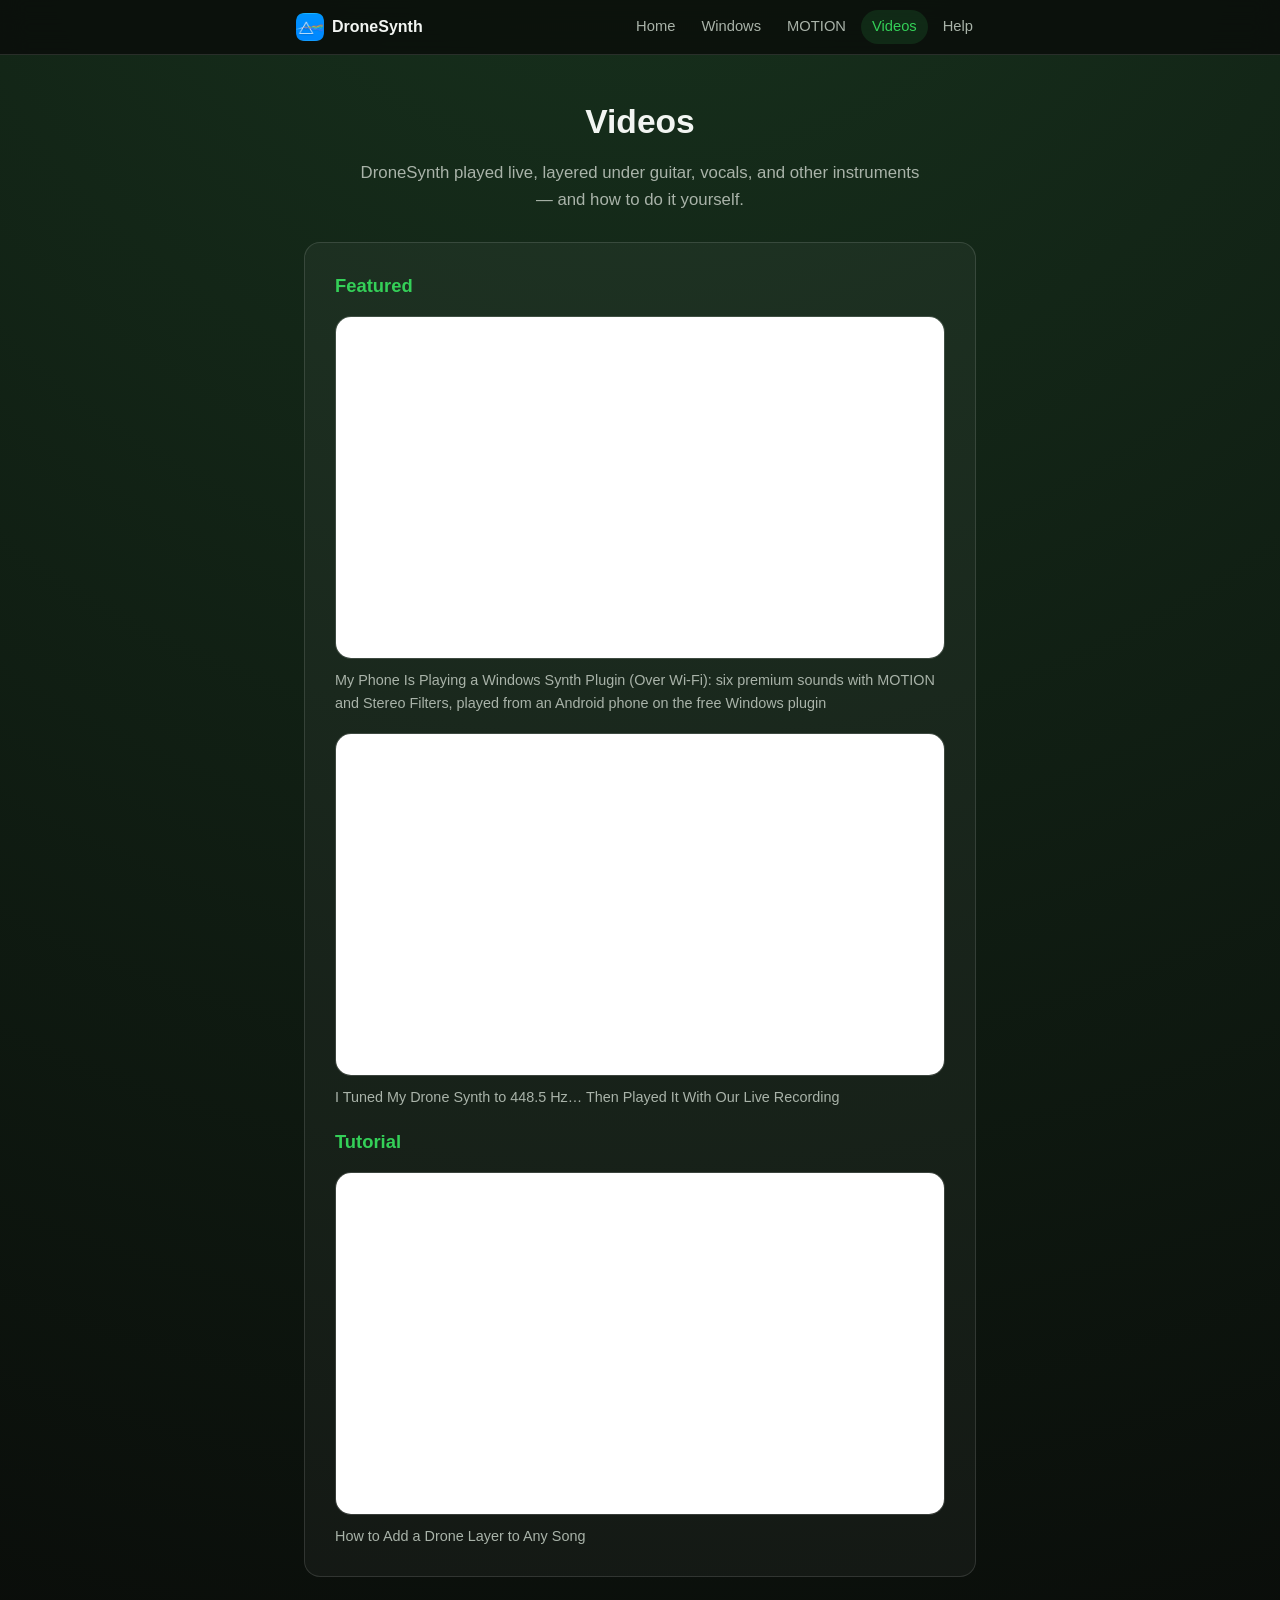
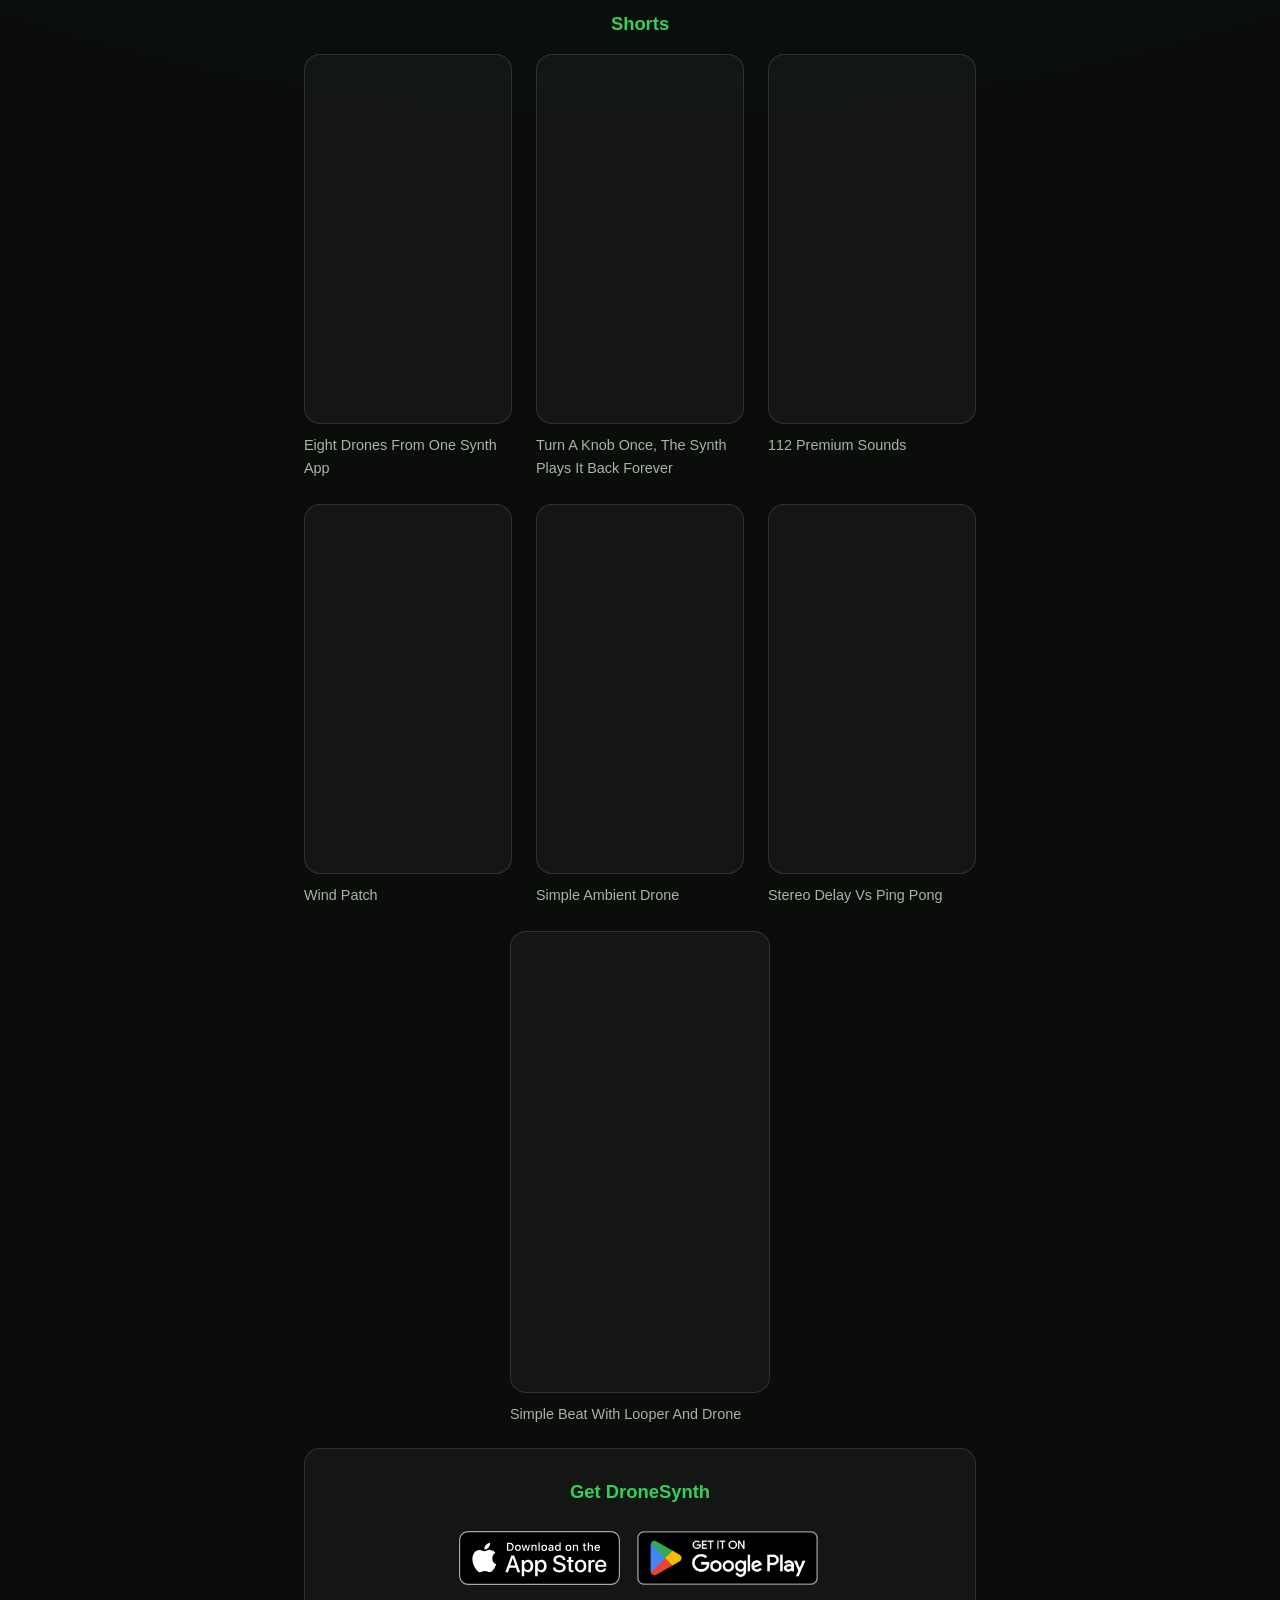
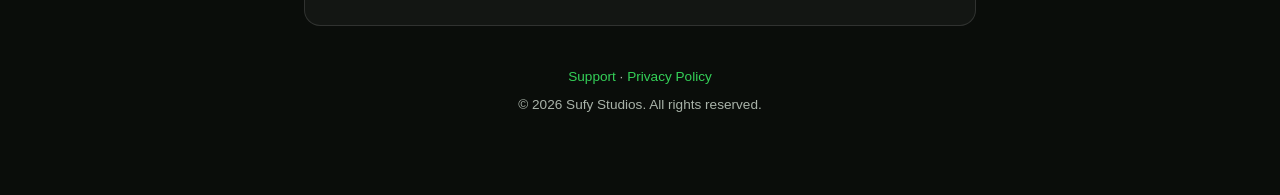
<file: videos.html>
<!DOCTYPE html>
<html lang="en">
<head>
<meta charset="UTF-8">
<meta name="viewport" content="width=device-width, initial-scale=1.0">
<title>DroneSynth — Videos</title>
<meta name="description" content="See DroneSynth played live alongside real instruments and vocals, and learn how to add a drone layer to any song.">
<link rel="canonical" href="https://sufystudios.github.io/DroneSynth-Website/videos.html">
<meta property="og:type" content="website">
<meta property="og:site_name" content="DroneSynth">
<meta property="og:title" content="DroneSynth — Videos">
<meta property="og:description" content="DroneSynth played live with real instruments and vocals, and how to add a drone layer to any song.">
<meta property="og:url" content="https://sufystudios.github.io/DroneSynth-Website/videos.html">
<meta property="og:image" content="https://sufystudios.github.io/DroneSynth-Website/images/og-image.jpg">
<meta property="og:image:width" content="1200">
<meta property="og:image:height" content="630">
<meta name="twitter:card" content="summary_large_image">
<meta name="twitter:image" content="https://sufystudios.github.io/DroneSynth-Website/images/og-image.jpg">
<meta name="apple-itunes-app" content="app-id=6804345659">
<meta name="theme-color" content="#0a0d0a">
<link rel="icon" type="image/png" sizes="32x32" href="images/favicon-32.png">
<link rel="apple-touch-icon" href="images/apple-touch-icon.png">
<link rel="stylesheet" href="style.css">
</head>
<body>
<nav class="site-nav" aria-label="DroneSynth">
    <div class="site-nav-inner">
        <a class="brand" href="index.html"><img src="images/icon-512.png" alt="" width="28" height="28">DroneSynth</a>
        <div class="site-links">
        <a href="index.html">Home</a>
        <a href="windows.html">Windows</a>
        <a href="motion.html">MOTION</a>
        <a href="videos.html" aria-current="page">Videos</a>
        <a href="help.html">Help</a>
        </div>
    </div>
</nav>
<main>
    <header class="page-header">
        <h1>Videos</h1>
        <p class="tagline">DroneSynth played live, layered under guitar, vocals, and other instruments — and how to do it yourself.</p>
    </header>

    <section>
        <h2>Featured</h2>
        <figure class="video-wide">
            <div class="video-frame">
                <iframe
                    src="https://www.youtube.com/embed/eqoB8KxnuIk"
                    title="My Phone Is Playing a Windows Synth Plugin (Over Wi-Fi)"
                    loading="lazy"
                    allow="accelerometer; autoplay; clipboard-write; encrypted-media; gyroscope; picture-in-picture; web-share"
                    referrerpolicy="strict-origin-when-cross-origin"
                    allowfullscreen></iframe>
            </div>
            <figcaption>My Phone Is Playing a Windows Synth Plugin (Over Wi-Fi): six premium sounds with MOTION and Stereo Filters, played from an Android phone on the free Windows plugin</figcaption>
        </figure>

        <figure class="video-wide">
            <div class="video-frame">
                <iframe
                    src="https://www.youtube.com/embed/tegejGxTz2M"
                    title="I Tuned My Drone Synth to 448.5 Hz… Then Played It With Our Live Recording"
                    loading="lazy"
                    allow="accelerometer; autoplay; clipboard-write; encrypted-media; gyroscope; picture-in-picture; web-share"
                    referrerpolicy="strict-origin-when-cross-origin"
                    allowfullscreen></iframe>
            </div>
            <figcaption>I Tuned My Drone Synth to 448.5 Hz… Then Played It With Our Live Recording</figcaption>
        </figure>

        <h2>Tutorial</h2>
        <figure class="video-wide">
            <div class="video-frame">
                <iframe
                    src="https://www.youtube.com/embed/8hXFlXEHQxc"
                    title="How to Add a Drone Layer to Any Song (DroneSynth Tutorial)"
                    loading="lazy"
                    allow="accelerometer; autoplay; clipboard-write; encrypted-media; gyroscope; picture-in-picture; web-share"
                    referrerpolicy="strict-origin-when-cross-origin"
                    allowfullscreen></iframe>
            </div>
            <figcaption>How to Add a Drone Layer to Any Song</figcaption>
        </figure>
    </section>

    <h2 class="page-heading">Shorts</h2>
    <section class="video-grid">
        <!--
            Each entry is a 9:16 embed (YouTube Shorts). To add a video:
            1. Upload it to YouTube or Vimeo.
            2. Copy this <figure> block.
            3. For YouTube, set the iframe src to:
                 https://www.youtube.com/embed/VIDEO_ID
               For Vimeo:
                 https://player.vimeo.com/video/VIDEO_ID
            4. Update the <figcaption> with a short title.
        -->
        <figure class="video">
            <div class="video-frame">
                <iframe
                    src="https://www.youtube.com/embed/JcSkJklQ6TA"
                    title="Eight Drones From One Synth App"
                    loading="lazy"
                    allow="accelerometer; autoplay; clipboard-write; encrypted-media; gyroscope; picture-in-picture; web-share"
                    referrerpolicy="strict-origin-when-cross-origin"
                    allowfullscreen></iframe>
            </div>
            <figcaption>Eight Drones From One Synth App</figcaption>
        </figure>

        <figure class="video">
            <div class="video-frame">
                <iframe
                    src="https://www.youtube.com/embed/lATBog1WKbI"
                    title="Turn A Knob Once, The Synth Plays It Back Forever"
                    loading="lazy"
                    allow="accelerometer; autoplay; clipboard-write; encrypted-media; gyroscope; picture-in-picture; web-share"
                    referrerpolicy="strict-origin-when-cross-origin"
                    allowfullscreen></iframe>
            </div>
            <figcaption>Turn A Knob Once, The Synth Plays It Back Forever</figcaption>
        </figure>

        <figure class="video">
            <div class="video-frame">
                <iframe
                    src="https://www.youtube.com/embed/4f2eXMO4qew"
                    title="112 Premium Sounds"
                    loading="lazy"
                    allow="accelerometer; autoplay; clipboard-write; encrypted-media; gyroscope; picture-in-picture; web-share"
                    referrerpolicy="strict-origin-when-cross-origin"
                    allowfullscreen></iframe>
            </div>
            <figcaption>112 Premium Sounds</figcaption>
        </figure>

        <figure class="video">
            <div class="video-frame">
                <iframe
                    src="https://www.youtube.com/embed/4Rx7lekVtEM"
                    title="Wind Patch"
                    loading="lazy"
                    allow="accelerometer; autoplay; clipboard-write; encrypted-media; gyroscope; picture-in-picture; web-share"
                    referrerpolicy="strict-origin-when-cross-origin"
                    allowfullscreen></iframe>
            </div>
            <figcaption>Wind Patch</figcaption>
        </figure>

        <figure class="video">
            <div class="video-frame">
                <iframe
                    src="https://www.youtube.com/embed/sDy01XnnWFc"
                    title="Simple Ambient Drone"
                    loading="lazy"
                    allow="accelerometer; autoplay; clipboard-write; encrypted-media; gyroscope; picture-in-picture; web-share"
                    referrerpolicy="strict-origin-when-cross-origin"
                    allowfullscreen></iframe>
            </div>
            <figcaption>Simple Ambient Drone</figcaption>
        </figure>

        <figure class="video">
            <div class="video-frame">
                <iframe
                    src="https://www.youtube.com/embed/evB0g9EDHSc"
                    title="Stereo Delay Vs Ping Pong"
                    loading="lazy"
                    allow="accelerometer; autoplay; clipboard-write; encrypted-media; gyroscope; picture-in-picture; web-share"
                    referrerpolicy="strict-origin-when-cross-origin"
                    allowfullscreen></iframe>
            </div>
            <figcaption>Stereo Delay Vs Ping Pong</figcaption>
        </figure>

        <figure class="video">
            <div class="video-frame">
                <iframe
                    src="https://www.youtube.com/embed/YftMxkX2t-8"
                    title="Simple Beat With Looper And Drone"
                    loading="lazy"
                    allow="accelerometer; autoplay; clipboard-write; encrypted-media; gyroscope; picture-in-picture; web-share"
                    referrerpolicy="strict-origin-when-cross-origin"
                    allowfullscreen></iframe>
            </div>
            <figcaption>Simple Beat With Looper And Drone</figcaption>
        </figure>
    </section>

    <section class="get-it">
        <h2>Get DroneSynth</h2>
        <div class="store-badges">
            <a href="https://apps.apple.com/app/dronesynth/id6804345659"><img class="badge-apple" src="images/badge-app-store.svg" alt="Download on the App Store"></a>
            <a href="https://play.google.com/store/apps/details?id=xyz.sufystudios.synthguide"><img class="badge-google" src="images/badge-google-play.png" alt="Get it on Google Play"></a>
        </div>
    </section>
    <footer>
        <p><a href="help.html#support">Support</a> · <a href="privacy-policy.html">Privacy Policy</a></p>
        &copy; 2026 Sufy Studios. All rights reserved.
    </footer>
</main>
</body>
</html>
</file>
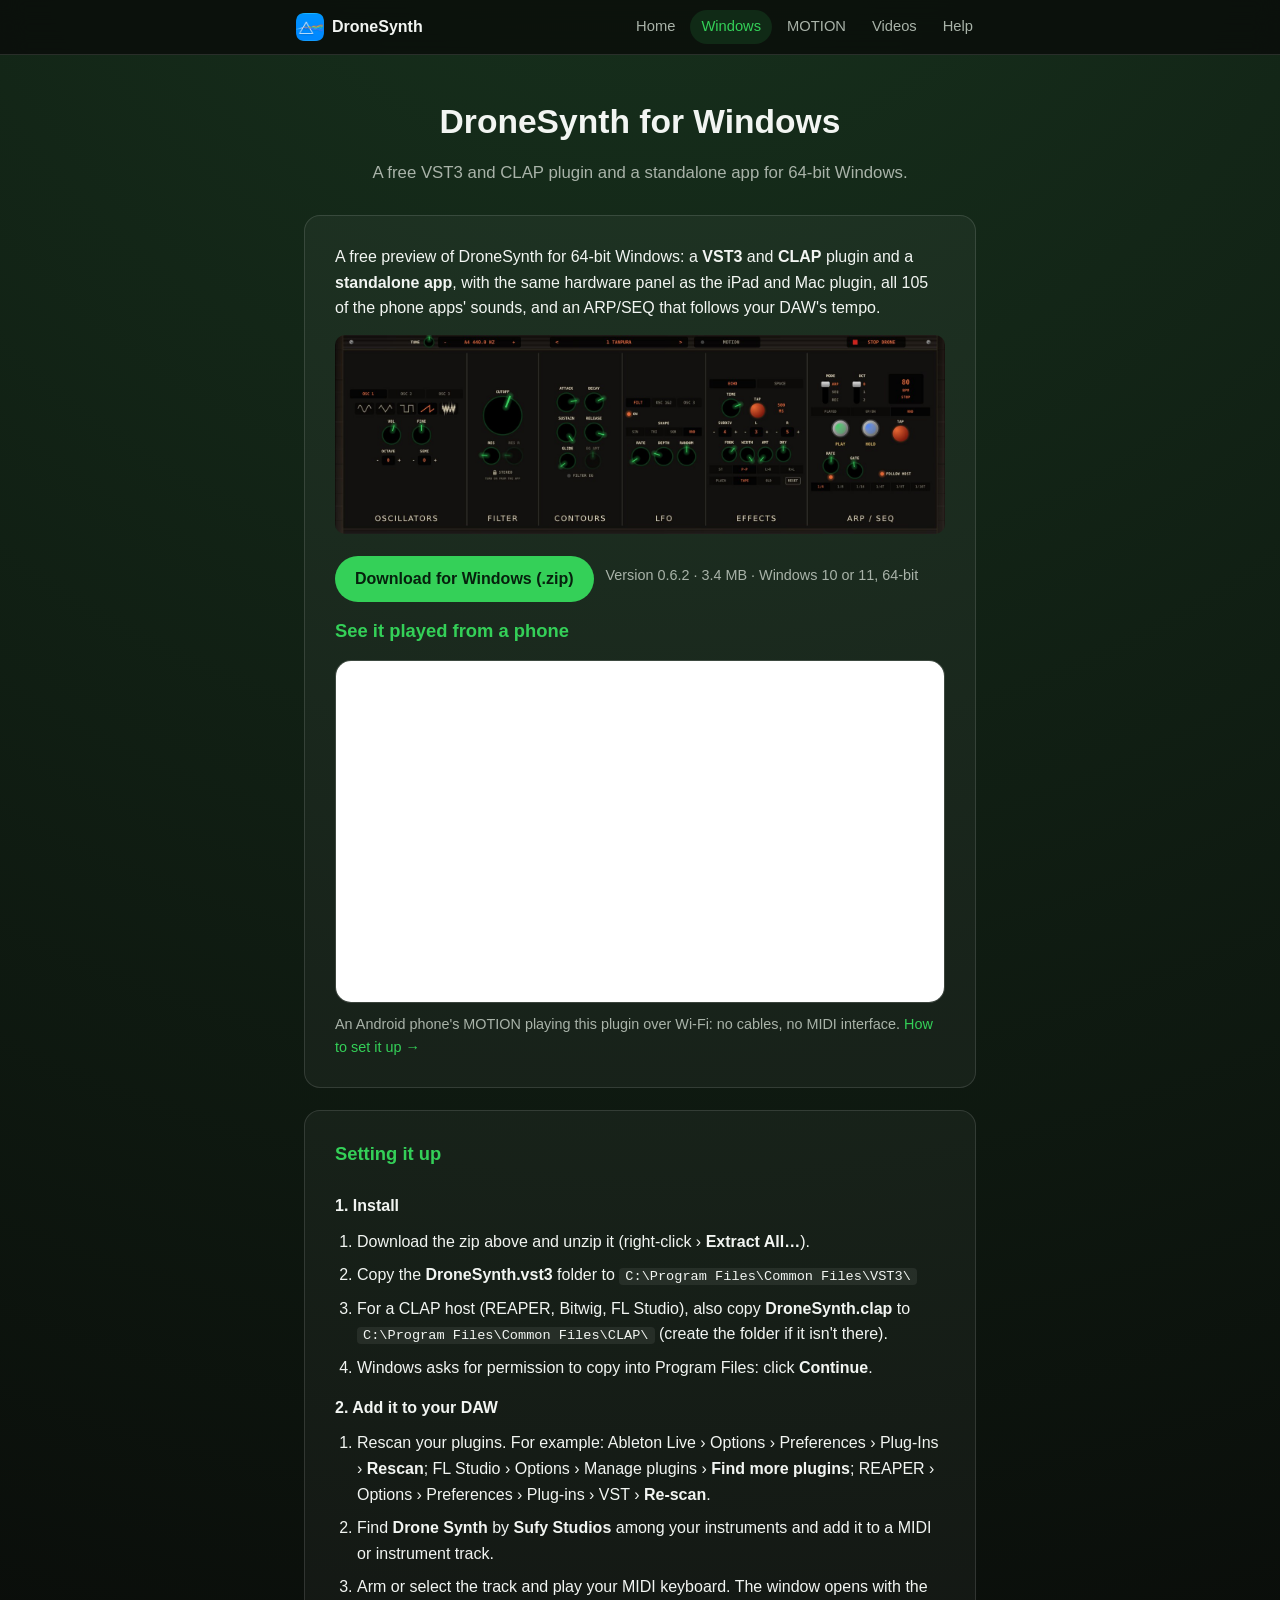
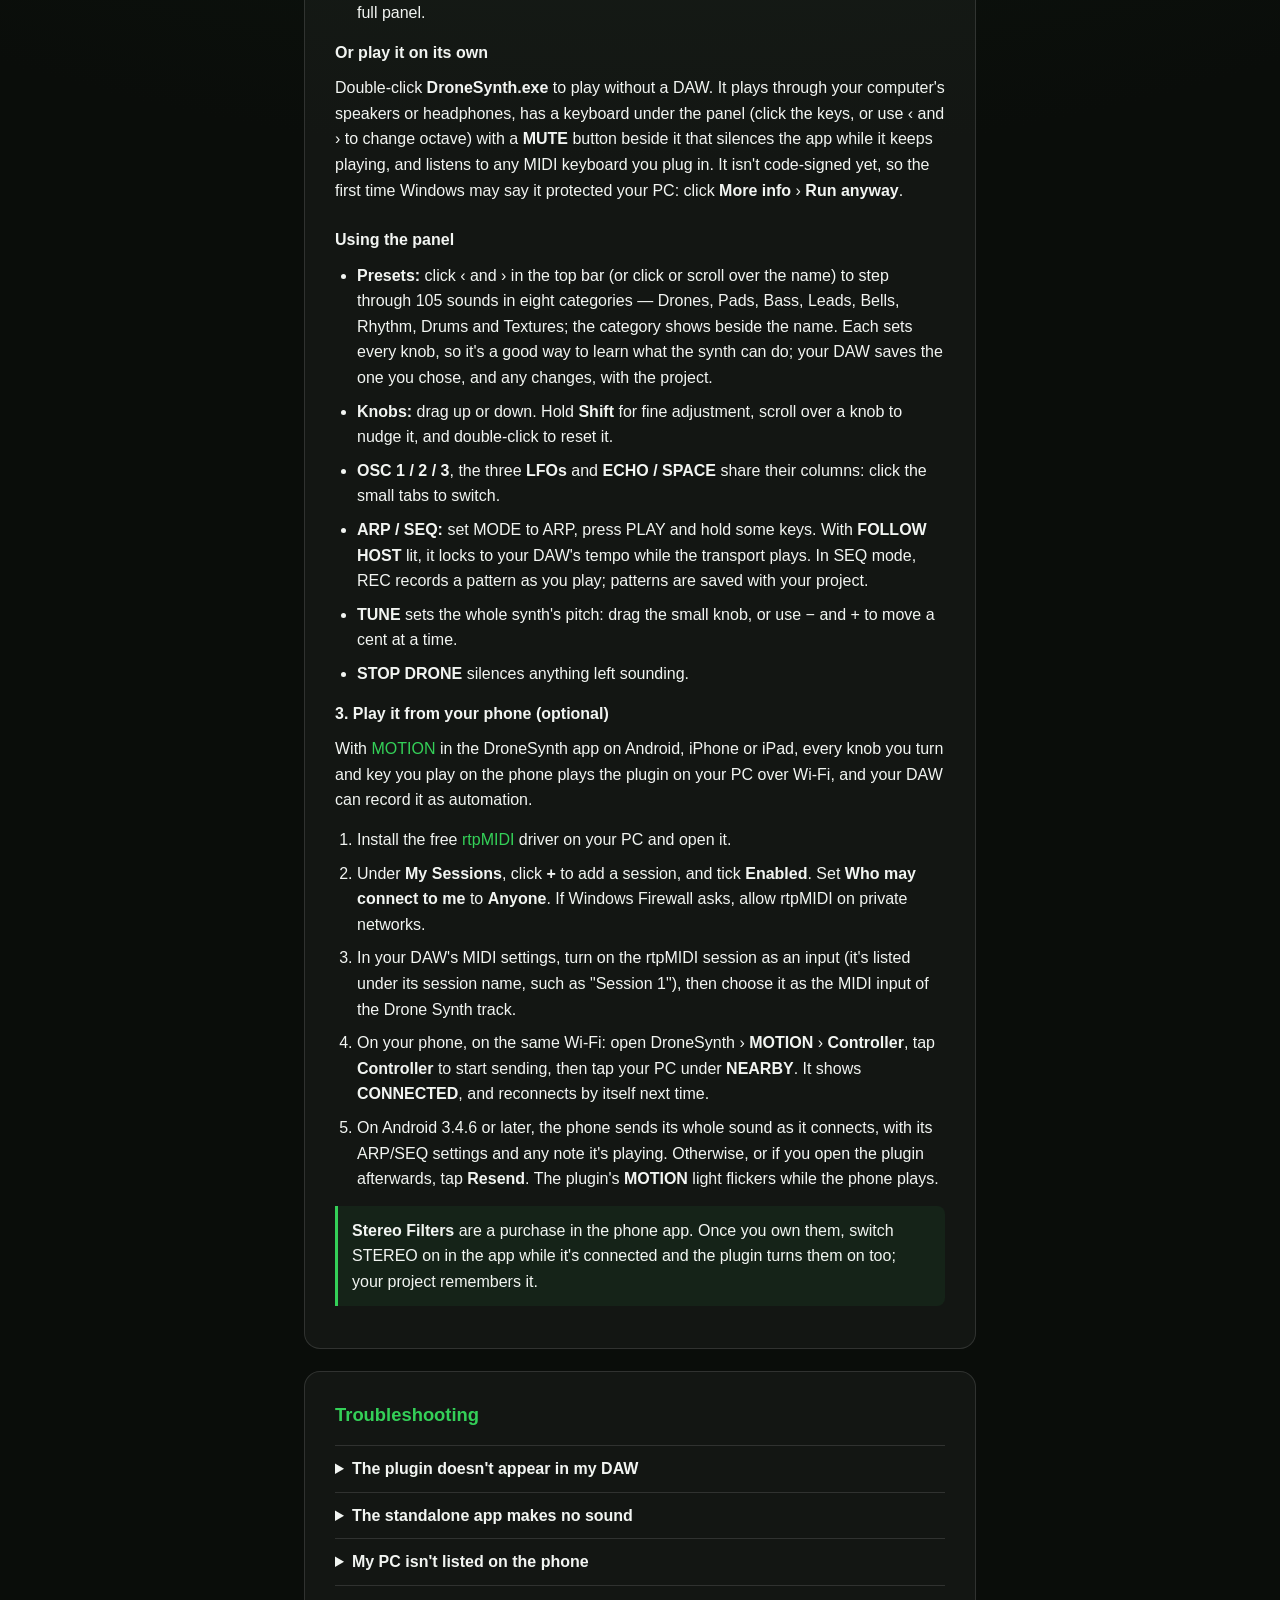
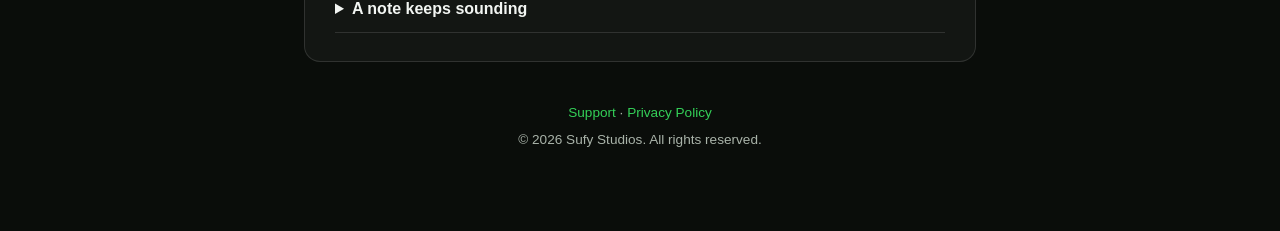
<file: windows.html>
<!DOCTYPE html>
<html lang="en">
<head>
<meta charset="UTF-8">
<meta name="viewport" content="width=device-width, initial-scale=1.0">
<title>DroneSynth for Windows — free VST3, CLAP and standalone synth</title>
<meta name="description" content="A free preview of DroneSynth for 64-bit Windows: VST3 and CLAP plugin and standalone app. Download, install, and play it from your phone.">
<link rel="canonical" href="https://sufystudios.github.io/DroneSynth-Website/windows.html">

<!-- How the page looks when it's shared: Facebook, Instagram, WhatsApp, Messages, X, Threads… -->
<meta property="og:type" content="website">
<meta property="og:site_name" content="DroneSynth">
<meta property="og:title" content="DroneSynth for Windows — free VST3, CLAP and standalone synth">
<meta property="og:description" content="A free preview of DroneSynth for 64-bit Windows: VST3 and CLAP plugin and standalone app. Download, install, and play it from your phone.">
<meta property="og:url" content="https://sufystudios.github.io/DroneSynth-Website/windows.html">
<meta property="og:image" content="https://sufystudios.github.io/DroneSynth-Website/images/og-image.jpg">
<meta property="og:image:width" content="1200">
<meta property="og:image:height" content="630">
<meta property="og:image:alt" content="DroneSynth's icon beside three iPhone screens of the synth">
<meta name="twitter:card" content="summary_large_image">
<meta name="twitter:title" content="DroneSynth for Windows — free VST3, CLAP and standalone synth">
<meta name="twitter:description" content="A free preview of DroneSynth for 64-bit Windows: VST3 and CLAP plugin and standalone app. Download, install, and play it from your phone.">
<meta name="twitter:image" content="https://sufystudios.github.io/DroneSynth-Website/images/og-image.jpg">
<meta name="apple-itunes-app" content="app-id=6804345659">
<meta name="theme-color" content="#0a0d0a">

<link rel="icon" type="image/png" sizes="32x32" href="images/favicon-32.png">
<link rel="apple-touch-icon" href="images/apple-touch-icon.png">
<link rel="stylesheet" href="style.css">
</head>
<body>
<nav class="site-nav" aria-label="DroneSynth">
    <div class="site-nav-inner">
        <a class="brand" href="index.html"><img src="images/icon-512.png" alt="" width="28" height="28">DroneSynth</a>
        <div class="site-links">
        <a href="index.html">Home</a>
        <a href="windows.html" aria-current="page">Windows</a>
        <a href="motion.html">MOTION</a>
        <a href="videos.html">Videos</a>
        <a href="help.html">Help</a>
        </div>
    </div>
</nav>
<main>
    <header class="page-header">
        <h1>DroneSynth for Windows</h1>
        <p class="tagline">A free VST3 and CLAP plugin and a standalone app for 64-bit Windows.</p>
    </header>

    <section id="download">

        <p>A free preview of DroneSynth for 64-bit Windows: a <strong>VST3</strong> and <strong>CLAP</strong> plugin and a <strong>standalone app</strong>, with the same hardware panel as the iPad and Mac plugin, all 105 of the phone apps' sounds, and an ARP/SEQ that follows your DAW's tempo.</p>
        <img src="images/desktop-plugin.jpg" alt="The DroneSynth plugin for Windows: oscillators, filter, contours, LFO, effects and ARP/SEQ on one panel" loading="lazy" class="inline-shot">
        <p class="download-row">
            <a class="button" href="https://github.com/sufystudios/DroneSynth-Website/releases/download/windows-plugin-0.6.2/DroneSynth-Windows.zip">Download for Windows (.zip)</a>
            <span class="muted">Version 0.6.2 · 3.4 MB · Windows 10 or 11, 64-bit</span>
        </p>
        <h2>See it played from a phone</h2>
        <figure class="video-wide">
            <div class="video-frame">
                <iframe
                    src="https://www.youtube.com/embed/eqoB8KxnuIk"
                    title="My Phone Is Playing a Windows Synth Plugin (Over Wi-Fi)"
                    loading="lazy"
                    allow="accelerometer; autoplay; clipboard-write; encrypted-media; gyroscope; picture-in-picture; web-share"
                    referrerpolicy="strict-origin-when-cross-origin"
                    allowfullscreen></iframe>
            </div>
            <figcaption>An Android phone's MOTION playing this plugin over Wi-Fi: no cables, no MIDI interface. <a href="motion.html">How to set it up →</a></figcaption>
        </figure>
    </section>

    <section id="guide">
        <h2>Setting it up</h2>
        <h3>1. Install</h3>
        <ol>
            <li>Download the zip above and unzip it (right-click › <strong>Extract All…</strong>).</li>
            <li>Copy the <strong>DroneSynth.vst3</strong> folder to <code>C:\Program Files\Common Files\VST3\</code></li>
            <li>For a CLAP host (REAPER, Bitwig, FL Studio), also copy <strong>DroneSynth.clap</strong> to <code>C:\Program Files\Common Files\CLAP\</code> (create the folder if it isn't there).</li>
            <li>Windows asks for permission to copy into Program Files: click <strong>Continue</strong>.</li>
        </ol>

        <h3>2. Add it to your DAW</h3>
        <ol>
            <li>Rescan your plugins. For example: Ableton Live › Options › Preferences › Plug-Ins › <strong>Rescan</strong>; FL Studio › Options › Manage plugins › <strong>Find more plugins</strong>; REAPER › Options › Preferences › Plug-ins › VST › <strong>Re-scan</strong>.</li>
            <li>Find <strong>Drone Synth</strong> by <strong>Sufy Studios</strong> among your instruments and add it to a MIDI or instrument track.</li>
            <li>Arm or select the track and play your MIDI keyboard. The window opens with the full panel.</li>
        </ol>

        <h3>Or play it on its own</h3>
        <p>Double-click <strong>DroneSynth.exe</strong> to play without a DAW. It plays through your computer's speakers or headphones, has a keyboard under the panel (click the keys, or use ‹ and › to change octave) with a <strong>MUTE</strong> button beside it that silences the app while it keeps playing, and listens to any MIDI keyboard you plug in. It isn't code-signed yet, so the first time Windows may say it protected your PC: click <strong>More info</strong> › <strong>Run anyway</strong>.</p>

        <h3>Using the panel</h3>
        <ul>
            <li><strong>Presets:</strong> click ‹ and › in the top bar (or click or scroll over the name) to step through 105 sounds in eight categories — Drones, Pads, Bass, Leads, Bells, Rhythm, Drums and Textures; the category shows beside the name. Each sets every knob, so it's a good way to learn what the synth can do; your DAW saves the one you chose, and any changes, with the project.</li>
            <li><strong>Knobs:</strong> drag up or down. Hold <strong>Shift</strong> for fine adjustment, scroll over a knob to nudge it, and double-click to reset it.</li>
            <li><strong>OSC 1 / 2 / 3</strong>, the three <strong>LFOs</strong> and <strong>ECHO / SPACE</strong> share their columns: click the small tabs to switch.</li>
            <li><strong>ARP / SEQ:</strong> set MODE to ARP, press PLAY and hold some keys. With <strong>FOLLOW HOST</strong> lit, it locks to your DAW's tempo while the transport plays. In SEQ mode, REC records a pattern as you play; patterns are saved with your project.</li>
            <li><strong>TUNE</strong> sets the whole synth's pitch: drag the small knob, or use − and + to move a cent at a time.</li>
            <li><strong>STOP DRONE</strong> silences anything left sounding.</li>
        </ul>

        <h3>3. Play it from your phone (optional)</h3>
        <p>With <a href="motion.html">MOTION</a> in the DroneSynth app on Android, iPhone or iPad, every knob you turn and key you play on the phone plays the plugin on your PC over Wi-Fi, and your DAW can record it as automation.</p>
        <ol>
            <li>Install the free <a href="https://www.tobias-erichsen.de/software/rtpmidi.html">rtpMIDI</a> driver on your PC and open it.</li>
            <li>Under <strong>My Sessions</strong>, click <strong>+</strong> to add a session, and tick <strong>Enabled</strong>. Set <strong>Who may connect to me</strong> to <strong>Anyone</strong>. If Windows Firewall asks, allow rtpMIDI on private networks.</li>
            <li>In your DAW's MIDI settings, turn on the rtpMIDI session as an input (it's listed under its session name, such as "Session 1"), then choose it as the MIDI input of the Drone Synth track.</li>
            <li>On your phone, on the same Wi-Fi: open DroneSynth › <strong>MOTION</strong> › <strong>Controller</strong>, tap <strong>Controller</strong> to start sending, then tap your PC under <strong>NEARBY</strong>. It shows <strong>CONNECTED</strong>, and reconnects by itself next time.</li>
            <li>On Android 3.4.6 or later, the phone sends its whole sound as it connects, with its ARP/SEQ settings and any note it's playing. Otherwise, or if you open the plugin afterwards, tap <strong>Resend</strong>. The plugin's <strong>MOTION</strong> light flickers while the phone plays.</li>
        </ol>
        <p class="note"><strong>Stereo Filters</strong> are a purchase in the phone app. Once you own them, switch STEREO on in the app while it's connected and the plugin turns them on too; your project remembers it.</p>
    </section>

    <section id="troubleshooting">
        <h2>Troubleshooting</h2>
        <details>
            <summary>The plugin doesn't appear in my DAW</summary>
            <p>Check the files are in the folders above (the VST3 is a folder called DroneSynth.vst3), then rescan. Some DAWs only list new plugins after a restart. It's 64-bit only, so it won't load in a 32-bit DAW.</p>
        </details>
        <details>
            <summary>The standalone app makes no sound</summary>
            <p>It plays through Windows' default output: check the speaker icon in the taskbar and choose your speakers or headphones there, then start the app again. Version 0.3 and earlier needed JACK to play; download 0.3.1.</p>
        </details>
        <details>
            <summary>My PC isn't listed on the phone</summary>
            <p>Both must be on the same Wi-Fi (not a guest network). In rtpMIDI, the session must be ticked Enabled with "Who may connect to me" set to Anyone, and Windows Firewall must allow rtpMIDI. Restarting rtpMIDI often helps.</p>
        </details>
        <details>
            <summary>A note keeps sounding</summary>
            <p>Click <strong>STOP DRONE</strong> at the top of the panel. On the phone, turning Drone off or stopping the Controller also silences the plugin.</p>
        </details>
    </section>

    <footer>
        <p><a href="help.html#support">Support</a> · <a href="privacy-policy.html">Privacy Policy</a></p>
        &copy; 2026 Sufy Studios. All rights reserved.
    </footer>
</main>
</body>
</html>
</file>
<file: style.css>
:root {
    color-scheme: dark;
    --bg: #0a0d0a;
    --panel: rgba(255, 255, 255, 0.04);
    --border: rgba(255, 255, 255, 0.12);
    --text: #f2f5f2;
    --muted: #a9b3a9;
    --accent: #34d058;
}

* {
    box-sizing: border-box;
}

body {
    margin: 0;
    font-family: -apple-system, BlinkMacSystemFont, "Segoe UI", Helvetica, Arial, sans-serif;
    background: radial-gradient(circle at 50% -10%, rgba(52, 208, 88, 0.18), var(--bg) 55%);
    color: var(--text);
    line-height: 1.6;
}

main {
    max-width: 720px;
    margin: 0 auto;
    padding: 40px 24px 80px;
}

header.hero {
    text-align: center;
    margin-bottom: 40px;
}

header.hero .badge {
    display: inline-block;
    padding: 6px 14px;
    border: 1px solid var(--border);
    border-radius: 999px;
    color: var(--accent);
    font-size: 13px;
    letter-spacing: 0.04em;
    text-transform: uppercase;
    margin-bottom: 18px;
}

header.hero .app-icon {
    width: 112px;
    height: 112px;
    border-radius: 25px;
    box-shadow: 0 10px 34px rgba(0, 0, 0, 0.55);
    margin-bottom: 18px;
}

.store-badges {
    display: flex;
    flex-wrap: wrap;
    justify-content: center;
    align-items: center;
    gap: 14px;
    margin: 24px 0 12px;
}

.store-badges a:hover {
    opacity: 0.85;
}

/* Apple's badge is artwork edge to edge; Google's has transparent margins built in,
   so it's drawn taller and pulled in to look the same size. */
.store-badges .badge-apple {
    display: block;
    height: 54px;
}

.store-badges .badge-google {
    display: block;
    height: 80px;
    margin: -13px -10px;
}

.platforms {
    color: var(--muted);
    font-size: 0.95rem;
}

section.get-it {
    text-align: center;
}

h1 {
    font-size: 2.1rem;
    margin: 0 0 12px;
}

.tagline {
    color: var(--muted);
    font-size: 1.05rem;
    max-width: 560px;
    margin: 0 auto;
}

section {
    background: var(--panel);
    border: 1px solid var(--border);
    border-radius: 16px;
    padding: 28px 30px;
    margin-bottom: 22px;
}

h2 {
    font-size: 1.15rem;
    margin-top: 0;
    color: var(--accent);
}

ul {
    padding-left: 22px;
    margin: 0;
}

li {
    margin-bottom: 8px;
    color: var(--text);
}

a {
    color: var(--accent);
    text-decoration: none;
}

a:hover {
    text-decoration: underline;
}

.button {
    display: inline-block;
    margin-top: 6px;
    padding: 10px 20px;
    border-radius: 999px;
    background: var(--accent);
    color: #06210d;
    font-weight: 600;
}

.button:hover {
    text-decoration: none;
    opacity: 0.9;
}

section.gallery {
    background: none;
    border: none;
    padding: 0;
    display: flex;
    gap: 14px;
    overflow-x: auto;
    scroll-snap-type: x mandatory;
    -webkit-overflow-scrolling: touch;
}

section.gallery img {
    scroll-snap-align: start;
    flex: 0 0 auto;
    height: 420px;
    border-radius: 18px;
    border: 1px solid var(--border);
    display: block;
}

.wide-screenshot {
    display: block;
    width: 100%;
    border-radius: 12px;
}

section:has(.wide-screenshot) {
    padding: 12px;
}

.video-grid {
    background: none;
    border: none;
    padding: 0;
    display: flex;
    flex-wrap: wrap;
    justify-content: center;
    gap: 24px;
}

figure.video {
    margin: 0;
    flex: 1 1 200px;
    max-width: 260px;
}

.video-frame {
    position: relative;
    width: 100%;
    aspect-ratio: 9 / 16;
    border-radius: 16px;
    overflow: hidden;
    border: 1px solid var(--border);
    background: var(--panel);
}

.video-frame iframe {
    position: absolute;
    inset: 0;
    width: 100%;
    height: 100%;
    border: 0;
}

/* Widescreen (16:9) videos: the promotional film and tutorials. */
figure.video-wide {
    margin: 0 0 18px;
}

figure.video-wide:last-child {
    margin-bottom: 0;
}

figure.video-wide .video-frame {
    aspect-ratio: 16 / 9;
}

figcaption {
    color: var(--muted);
    font-size: 0.9rem;
    margin-top: 10px;
}

h3 {
    font-size: 1rem;
    margin: 24px 0 10px;
}

ol {
    padding-left: 22px;
    margin: 0;
}

figure.feature-shot {
    margin: 18px 0 8px;
    text-align: center;
}

figure.feature-shot img {
    height: 480px;
    max-width: 100%;
    object-fit: contain;
    border-radius: 18px;
    border: 1px solid var(--border);
}

h2.page-heading {
    margin: 32px 0 16px;
    text-align: center;
}

footer {
    text-align: center;
    color: var(--muted);
    font-size: 0.85rem;
    margin-top: 40px;
}

.updated {
    color: var(--muted);
    font-size: 0.9rem;
    margin-bottom: 28px;
}

p {
    margin: 0 0 14px;
}

/* Quick links under the header. */
nav.quicklinks {
    display: flex;
    flex-wrap: wrap;
    justify-content: center;
    gap: 8px;
    margin-top: 18px;
}

nav.quicklinks a {
    padding: 6px 14px;
    border: 1px solid var(--border);
    border-radius: 999px;
    font-size: 0.9rem;
}

nav.quicklinks a:hover {
    text-decoration: none;
    background: var(--panel);
}

section[id] {
    scroll-margin-top: 16px;
}

code {
    font-family: ui-monospace, SFMono-Regular, Menlo, Consolas, monospace;
    font-size: 0.85em;
    background: rgba(255, 255, 255, 0.07);
    padding: 1px 6px;
    border-radius: 4px;
    word-break: break-all;
}

ol li, ul li {
    margin-bottom: 8px;
}

section ol + p, section ul + p, section ol + h3, section ul + h3 {
    margin-top: 14px;
}

.inline-shot {
    display: block;
    width: 100%;
    border-radius: 10px;
    margin: 4px 0 16px;
}

.download-row {
    display: flex;
    flex-wrap: wrap;
    align-items: center;
    gap: 12px;
}

.muted {
    color: var(--muted);
    font-size: 0.9rem;
}

.note {
    margin-top: 14px;
    padding: 12px 14px;
    border-left: 3px solid var(--accent);
    background: rgba(52, 208, 88, 0.07);
    border-radius: 0 8px 8px 0;
}

details {
    border-top: 1px solid var(--border);
    padding: 10px 0;
}

details:last-of-type {
    border-bottom: 1px solid var(--border);
}

summary {
    cursor: pointer;
    font-weight: 600;
}

details p {
    margin: 8px 0 0;
    color: var(--muted);
}

/* The menu at the top of every page. */
nav.site-nav {
    position: sticky;
    top: 0;
    z-index: 10;
    background: rgba(10, 13, 10, 0.82);
    -webkit-backdrop-filter: blur(12px);
    backdrop-filter: blur(12px);
    border-bottom: 1px solid var(--border);
}

.site-nav-inner {
    max-width: 720px;
    margin: 0 auto;
    padding: 10px 16px;
    display: flex;
    flex-wrap: wrap;
    align-items: center;
    justify-content: space-between;
    gap: 8px 16px;
}

nav.site-nav .brand {
    display: flex;
    align-items: center;
    gap: 8px;
    color: var(--text);
    font-weight: 600;
}

nav.site-nav .brand img {
    border-radius: 7px;
}

.site-links {
    display: flex;
    flex-wrap: wrap;
    gap: 4px;
}

.site-links a {
    padding: 5px 11px;
    border-radius: 999px;
    color: var(--muted);
    font-size: 0.92rem;
}

.site-links a:hover {
    color: var(--text);
    background: var(--panel);
    text-decoration: none;
}

.site-links a[aria-current="page"] {
    color: var(--accent);
    background: rgba(52, 208, 88, 0.12);
}

header.page-header {
    text-align: center;
    margin-bottom: 28px;
}

/* In-page contents on longer pages. */
nav.toc {
    display: flex;
    flex-wrap: wrap;
    gap: 8px;
    margin-top: 6px;
}

nav.toc a {
    padding: 5px 12px;
    border: 1px solid var(--border);
    border-radius: 999px;
    font-size: 0.88rem;
}

nav.toc a:hover {
    text-decoration: none;
    background: var(--panel);
}

/* Link cards on the home page. */
.cards {
    display: grid;
    grid-template-columns: repeat(auto-fit, minmax(190px, 1fr));
    gap: 12px;
    margin: 16px 0 8px;
}

a.card {
    display: block;
    padding: 14px 16px;
    border: 1px solid var(--border);
    border-radius: 12px;
    background: rgba(255, 255, 255, 0.03);
    color: var(--text);
}

a.card:hover {
    text-decoration: none;
    border-color: rgba(52, 208, 88, 0.5);
}

a.card h3 {
    margin: 0 0 6px;
    color: var(--accent);
}

a.card p {
    margin: 0;
    color: var(--muted);
    font-size: 0.92rem;
}

#plugins .wide-screenshot {
    margin-top: 12px;
}

footer p {
    margin-bottom: 6px;
}

@media (max-width: 520px) {
    main {
        padding: 28px 16px 64px;
    }

    section {
        padding: 22px 18px;
    }

    section.gallery img {
        height: 360px;
    }

    figure.feature-shot img {
        height: auto;
        max-height: 420px;
    }
}
</file>
